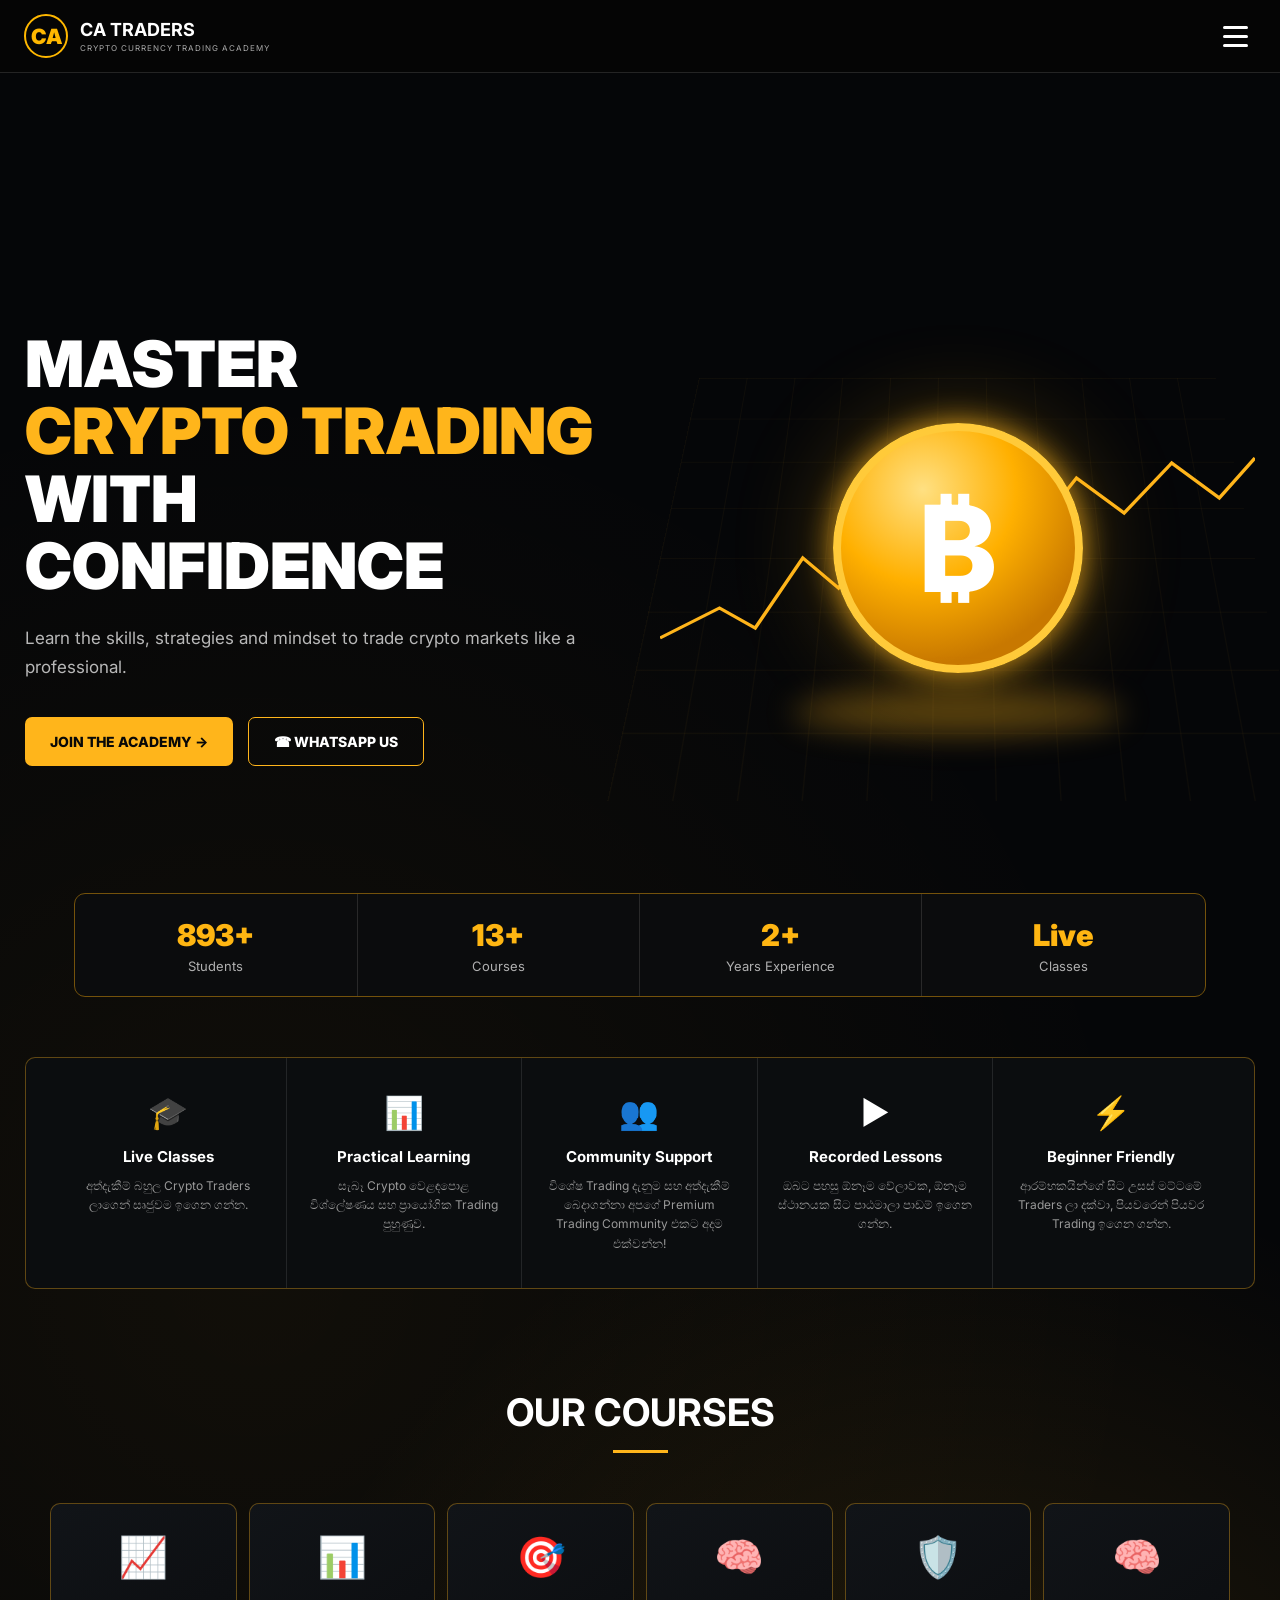
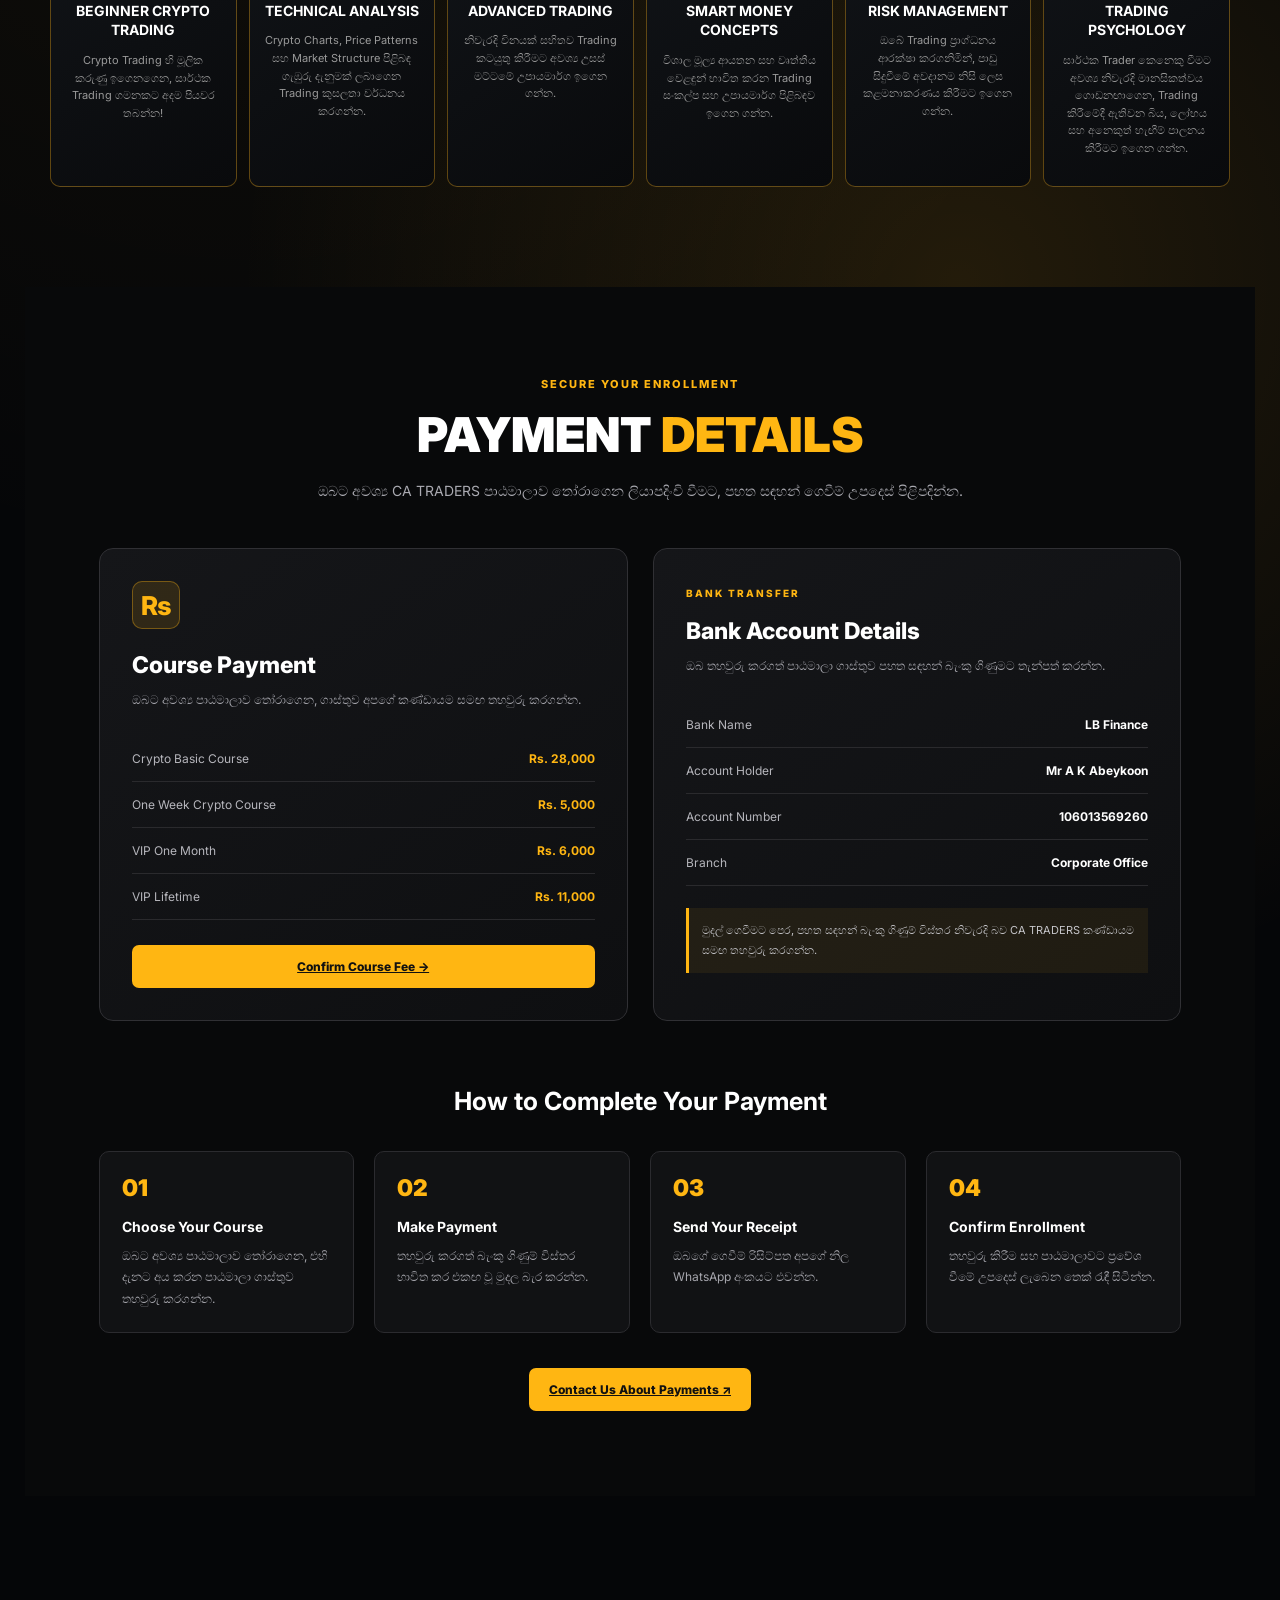
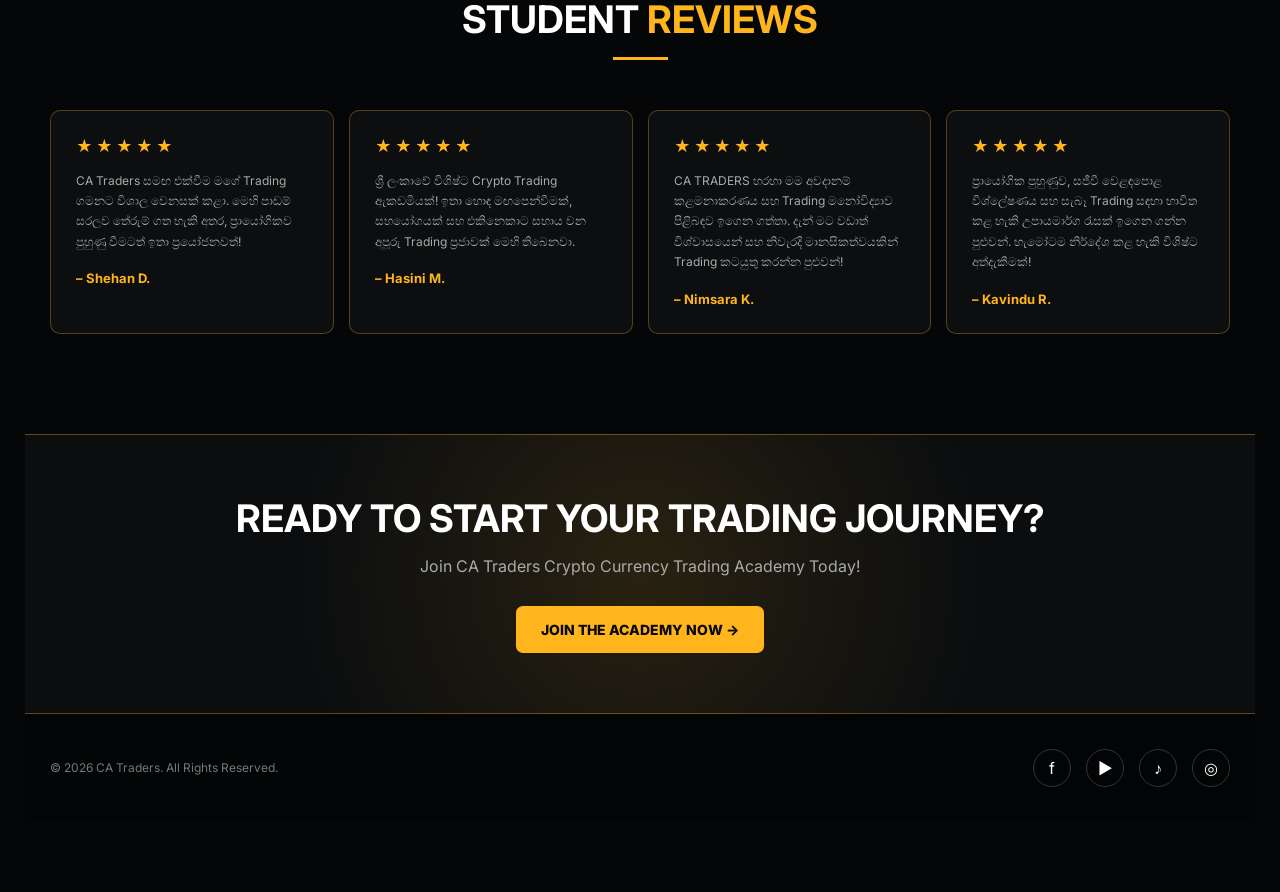
<file: index.html>
<!DOCTYPE html>
<html lang="en">
<head>
    <meta charset="UTF-8">
    <meta name="viewport" content="width=device-width, initial-scale=1.0">

    <title>CA TRADERS | Crypto Currency Trading Academy</title>

    <link rel="preconnect" href="https://fonts.googleapis.com">
    <link rel="preconnect" href="https://fonts.gstatic.com" crossorigin>
    <link href="https://fonts.googleapis.com/css2?family=Inter:wght@400;500;600;700;800;900&display=swap" rel="stylesheet">

    <style>
        * {
            margin: 0;
            padding: 0;
            box-sizing: border-box;
        }

        html {
            scroll-behavior: smooth;
        }

        body {
            font-family: "Inter", sans-serif;
            background: #050608;
            color: #fff;
            overflow-x: hidden;
        }

        :root {
            --gold: #ffb51b;
            --gold-light: #ffd15c;
            --dark: #050608;
            --card: #0d0f12;
            --border: rgba(255, 181, 27, 0.35);
            --text-gray: #a7a7a7;
        }

        /* ================= NAVBAR ================= */

.navbar {
    position: relative;
    z-index: 1000;
    display: flex;
    justify-content: space-between;
    align-items: center;
    padding: 14px 24px;
    background: #050505;
    border-bottom: 1px solid #242424;
}

/* LOGO */
.logo {
    display: flex;
    align-items: center;
    gap: 12px;
}

.logo-circle {
    width: 44px;
    height: 44px;
    border: 2px solid #ffb800;
    border-radius: 50%;
    color: #ffb800;
    display: flex;
    justify-content: center;
    align-items: center;
    font-size: 21px;
    font-weight: 900;
}

.logo-text h2 {
    color: #fff;
    font-size: 18px;
    margin: 0;
}

.logo-text p {
    color: #aaa;
    font-size: 8px;
    letter-spacing: 1px;
    margin: 3px 0 0;
}

/* HAMBURGER BUTTON */
.menu-toggle {
    width: 42px;
    height: 42px;
    display: flex;
    flex-direction: column;
    justify-content: center;
    align-items: center;
    gap: 6px;
    background: transparent;
    border: none;
    cursor: pointer;
    padding: 5px;
}

.menu-toggle span {
    width: 25px;
    height: 3px;
    background: #fff;
    border-radius: 3px;
    transition: 0.3s ease;
}

/* X ANIMATION */
.menu-toggle.active span:nth-child(1) {
    transform: translateY(9px) rotate(45deg);
}

.menu-toggle.active span:nth-child(2) {
    opacity: 0;
}

.menu-toggle.active span:nth-child(3) {
    transform: translateY(-9px) rotate(-45deg);
}

/* DROPDOWN MENU */
.nav-menu {
    position: absolute;
    top: 100%;
    right: 12px;
    width: 250px;
    padding: 12px;
    background: #101010;
    border: 1px solid #292929;
    border-top: 2px solid #ffb800;
    border-radius: 0 0 10px 10px;
    box-shadow: 0 12px 30px rgba(0, 0, 0, 0.6);

    display: flex;
    flex-direction: column;
    gap: 5px;

    opacity: 0;
    visibility: hidden;
    transform: translateY(-10px);
    transition: 0.25s ease;
}

/* OPEN MENU */
.nav-menu.show {
    opacity: 1;
    visibility: visible;
    transform: translateY(0);
}

/* MENU LINKS */
.nav-menu a {
    color: #fff;
    text-decoration: none;
    padding: 13px 12px;
    font-size: 14px;
    font-weight: 600;
    border-radius: 6px;
    transition: 0.2s ease;
}

.nav-menu a:hover {
    background: #222;
    color: #ffb800;
}

/* JOIN BUTTON */
.nav-menu a.menu-join {
    background: #ffb800;
    color: #000;
    text-align: center;
    margin-top: 5px;
}

.nav-menu a.menu-join:hover {
    background: #ffc933;
    color: #000;
}

/* MOBILE RESPONSIVE */
@media (max-width: 600px) {
    .navbar {
        padding: 12px 18px;
    }

    .logo-circle {
        width: 42px;
        height: 42px;
    }

    .logo-text h2 {
        font-size: 16px;
    }

    .logo-text p {
        font-size: 7px;
    }

    .nav-menu {
        right: 10px;
        width: min(250px, calc(100vw - 40px));
    }
}

        /* ================= HERO ================= */

        .hero {
            min-height: 100vh;
            padding: 150px 25px 70px;

            position: relative;
            overflow: hidden;

            background:
                radial-gradient(circle at 75% 45%, rgba(255,181,27,.12), transparent 30%),
                radial-gradient(circle at 20% 30%, rgba(255,181,27,.05), transparent 30%),
                #050608;
        }

        .hero-grid {
            max-width: 1250px;
            margin: auto;

            min-height: 650px;

            display: grid;
            grid-template-columns: 1fr 1fr;
            align-items: center;
            gap: 40px;
        }

        .hero-content {
            position: relative;
            z-index: 2;
        }

        .hero-content h1 {
            font-size: clamp(42px, 5vw, 72px);
            line-height: 1.05;
            font-weight: 900;
            text-transform: uppercase;
            margin-bottom: 25px;
        }

        .gold-text {
            color: var(--gold);
        }

        .hero-content p {
            max-width: 570px;
            color: #b8b8b8;
            font-size: 17px;
            line-height: 1.7;
            margin-bottom: 35px;
        }

        .hero-buttons {
            display: flex;
            gap: 15px;
            flex-wrap: wrap;
        }

        .btn {
            display: inline-flex;
            align-items: center;
            justify-content: center;
            gap: 10px;

            padding: 15px 25px;
            border-radius: 7px;
            text-decoration: none;

            font-size: 14px;
            font-weight: 800;

            transition: .3s;
        }

        .btn-primary {
            background: var(--gold);
            color: #080808;
        }

        .btn-primary:hover {
            transform: translateY(-3px);
            box-shadow: 0 12px 35px rgba(255,181,27,.25);
        }

        .btn-outline {
            border: 1px solid var(--gold);
            color: white;
        }

        .btn-outline:hover {
            background: var(--gold);
            color: #080808;
        }

        /* ================= BITCOIN VISUAL ================= */

        .hero-visual {
            min-height: 500px;
            position: relative;

            display: flex;
            align-items: center;
            justify-content: center;
        }

        .chart-bg {
            position: absolute;
            inset: 40px 0 20px;

            opacity: .5;

            background:
                linear-gradient(rgba(255,181,27,.08) 1px, transparent 1px),
                linear-gradient(90deg, rgba(255,181,27,.08) 1px, transparent 1px);

            background-size: 55px 55px;

            transform: perspective(500px) rotateX(20deg);
        }

        .chart-line {
            position: absolute;
            width: 100%;
            height: 250px;
            bottom: 110px;
        }

        .chart-line svg {
            width: 100%;
            height: 100%;
        }

        .bitcoin {
            position: relative;
            z-index: 4;

            width: 250px;
            height: 250px;

            border-radius: 50%;

            display: flex;
            align-items: center;
            justify-content: center;

            font-size: 120px;
            font-weight: 800;

            color: #fff;

            background:
                radial-gradient(circle at 35% 25%, #ffe082, #ffb000 40%, #c87800 75%);

            border: 8px solid #ffca39;

            box-shadow:
                0 0 30px rgba(255,181,27,.8),
                0 0 100px rgba(255,181,27,.3);

            animation: float 4s ease-in-out infinite;
        }

        .bitcoin::after {
            content: "";
            position: absolute;
            width: 330px;
            height: 45px;
            bottom: -70px;

            border-radius: 50%;

            background: rgba(255,181,27,.3);
            filter: blur(15px);
        }

        @keyframes float {
            0%,100% {
                transform: translateY(0);
            }

            50% {
                transform: translateY(-15px);
            }
        }

        
/* STATS COUNTER SECTION */

.stats-section {
    display: grid;
    grid-template-columns: repeat(4, 1fr);
    margin: 20px auto;
    width: 92%;
    max-width: 1400px;

    background: #0b0c0d;
    border: 1px solid #74520b;
    border-radius: 11px;
    overflow: hidden;
}

.stat-box {
    text-align: center;
    padding: 22px 12px;
    border-right: 1px solid #292929;
}

.stat-box:last-child {
    border-right: none;
}

.stat-box h2 {
    color: #ffb612;
    font-size: 30px;
    font-weight: 900;
    line-height: 1.3;
    margin-bottom: 3px;
}

.stat-box p {
    color: #b0b0b0;
    font-size: 13px;
}

/* Subtle animation when counters appear */

.stat-box h2.counting {
    animation: counterGlow 0.6s ease;
}

@keyframes counterGlow {
    0% {
        opacity: 0.4;
        transform: translateY(8px);
        text-shadow: 0 0 0 transparent;
    }

    100% {
        opacity: 1;
        transform: translateY(0);
        text-shadow: 0 0 12px rgba(255, 182, 18, 0.25);
    }
}

/* Mobile responsive */

@media (max-width: 600px) {
    .stats-section {
        grid-template-columns: repeat(2, 1fr);
    }

    .stat-box:nth-child(2) {
        border-right: none;
    }

    .stat-box:nth-child(1),
    .stat-box:nth-child(2) {
        border-bottom: 1px solid #292929;
    }

    .stat-box h2 {
        font-size: 26px;
    }
}


        /* ================= FEATURES ================= */

        .features {
            max-width: 1250px;
            margin: 60px auto 0;
            padding: 0 25px;

            display: grid;
            grid-template-columns: repeat(5, 1fr);

            border: 1px solid var(--border);
            border-radius: 10px;
            background: #0b0d0f;
        }

        .feature {
            text-align: center;
            padding: 35px 20px;

            border-right: 1px solid rgba(255,255,255,.1);
        }

        .feature:last-child {
            border-right: none;
        }

        .feature-icon {
            font-size: 32px;
            margin-bottom: 15px;
        }

        .feature h3 {
            font-size: 15px;
            margin-bottom: 10px;
        }

        .feature p {
            color: #999;
            font-size: 12px;
            line-height: 1.6;
        }

        /* ================= SECTION ================= */

        .section {
            max-width: 1250px;
            margin: 100px auto;
            padding: 0 25px;
        }

        .section-title {
            text-align: center;
            font-size: 38px;
            text-transform: uppercase;
            margin-bottom: 50px;
        }

        .section-title::after {
            content: "";
            display: block;

            width: 55px;
            height: 3px;

            background: var(--gold);

            margin: 15px auto 0;
        }

        /* ================= COURSES ================= */

        .courses {
            display: grid;
            grid-template-columns: repeat(6, 1fr);
            gap: 12px;
        }

        .course {
            background: linear-gradient(145deg,#111418,#090a0c);
            border: 1px solid var(--border);

            padding: 28px 15px;
            border-radius: 10px;

            text-align: center;

            transition: .3s;
        }

        .course:hover {
            transform: translateY(-8px);
            border-color: var(--gold);
            box-shadow: 0 15px 40px rgba(255,181,27,.08);
        }

        .course-icon {
            font-size: 40px;
            margin-bottom: 20px;
        }

        .course h3 {
            font-size: 14px;
            line-height: 1.4;
            margin-bottom: 12px;
        }

        .course p {
            color: #999;
            font-size: 11px;
            line-height: 1.6;
        }

        /* ================= WHY US ================= */

        .why {
            display: grid;
            grid-template-columns: 1fr 1fr;
            gap: 50px;
            align-items: center;
        }

        .why h2 {
            font-size: 40px;
            margin-bottom: 30px;
        }

        .why h2 span {
            color: var(--gold);
        }

        .why-list {
            list-style: none;
        }

        .why-list li {
            margin-bottom: 18px;
            color: #ddd;
            font-size: 14px;
        }

        .why-list li::before {
            content: "✓";
            color: var(--gold);
            font-weight: bold;
            margin-right: 12px;
        }

        .trader-image {
    width: 100%;
    height: 380px;
    border-radius: 12px;
    overflow: hidden;

    border: 1px solid var(--border);

    background: #101216;

    position: relative;
}

.trader-image img {
    width: 100%;
    height: 100%;

    object-fit: cover;
    object-position: center;

    display: block;

    transition: transform 0.5s ease;
}

.trader-image:hover img {
    transform: scale(1.05);
}

        /* ================= BATCH ================= */

        .batch {
            margin-top: 45px;

            padding: 30px;

            border: 1px solid var(--border);
            border-radius: 10px;

            background: linear-gradient(145deg,#121417,#08090a);
        }

        .batch h3 {
            color: var(--gold);
            font-size: 25px;
            margin-bottom: 10px;
        }

        .batch p {
            color: #aaa;
            margin-bottom: 10px;
            font-size: 14px;
        }

        .limited {
            color: #ff5a5a !important;
            font-weight: 700;
        }

        .batch .btn {
            width: 100%;
            margin-top: 15px;
        }

        /* ================= TESTIMONIALS ================= */

        .testimonials {
            display: grid;
            grid-template-columns: repeat(4, 1fr);
            gap: 15px;
        }

        .testimonial {
            padding: 25px;

            border: 1px solid rgba(255,181,27,.3);
            border-radius: 10px;

            background: #0c0e10;
        }

        .stars {
            color: var(--gold);
            letter-spacing: 3px;
            margin-bottom: 15px;
        }

        .testimonial p {
            color: #aaa;
            font-size: 12px;
            line-height: 1.7;
            margin-bottom: 15px;
        }

        .testimonial strong {
            color: var(--gold);
            font-size: 13px;
        }

        /* ================= CTA ================= */

        .cta {
            margin-top: 100px;

            padding: 60px 25px;

            text-align: center;

            background:
                radial-gradient(circle, rgba(255,181,27,.12), transparent 55%),
                #0b0d0f;

            border-top: 1px solid var(--border);
            border-bottom: 1px solid var(--border);
        }

        .cta h2 {
            font-size: 38px;
            margin-bottom: 15px;
        }

        .cta p {
            color: #aaa;
            margin-bottom: 30px;
        }

        /* ================= FOOTER ================= */

        footer {
            padding: 35px 25px;
            background: #030405;
        }

        .footer-container {
            max-width: 1250px;
            margin: auto;

            display: flex;
            justify-content: space-between;
            align-items: center;
        }

        .copyright {
            color: #777;
            font-size: 12px;
        }

        .socials {
            display: flex;
            gap: 15px;
        }

        .socials a {
            width: 38px;
            height: 38px;

            display: flex;
            align-items: center;
            justify-content: center;

            border: 1px solid #333;
            border-radius: 50%;

            color: white;
            text-decoration: none;

            transition: .3s;
        }

        .socials a:hover {
            border-color: var(--gold);
            color: var(--gold);
        }

        /* ================= MOBILE MENU ================= */

        .menu-btn {
            display: none;
            font-size: 28px;
            color: white;
            cursor: pointer;
        }

        /* ================= RESPONSIVE ================= */

        @media(max-width: 1100px) {

            .nav-links {
                gap: 15px;
            }

            .courses {
                grid-template-columns: repeat(3, 1fr);
            }

            .features {
                grid-template-columns: repeat(3, 1fr);
            }

            .feature:nth-child(3) {
                border-right: none;
            }

            .testimonials {
                grid-template-columns: repeat(2, 1fr);
            }
        }

        @media(max-width: 850px) {

            .nav-links {
                display: none;
            }

            .menu-btn {
                display: block;
            }

            .hero-grid {
                grid-template-columns: 1fr;
                text-align: center;
            }

            .hero-content p {
                margin-left: auto;
                margin-right: auto;
            }

            .hero-buttons {
                justify-content: center;
            }

            .hero-visual {
                min-height: 400px;
            }

            .bitcoin {
                width: 190px;
                height: 190px;
                font-size: 90px;
            }

            .stats {
                grid-template-columns: repeat(2, 1fr);
            }

            .stat:nth-child(2) {
                border-right: none;
            }

            .features {
                grid-template-columns: repeat(2, 1fr);
            }

            .why {
                grid-template-columns: 1fr;
            }

            .why h2 {
                font-size: 32px;
            }

            .trader-image {
                height: 300px;
            }
        }

        @media(max-width: 600px) {

            .navbar {
                height: 70px;
            }

            .logo-text strong {
                font-size: 16px;
            }

            .logo-text span {
                font-size: 8px;
            }

            .hero {
                padding-top: 120px;
            }

            .hero-content h1 {
                font-size: 42px;
            }

            .hero-content p {
                font-size: 14px;
            }

            .hero-visual {
                min-height: 320px;
            }

            .bitcoin {
                width: 150px;
                height: 150px;
                font-size: 70px;
            }

            .stats {
                grid-template-columns: 1fr 1fr;
                margin-top: -20px;
            }

            .stat {
                padding: 20px 10px;
            }

            .stat h3 {
                font-size: 22px;
            }

            .features {
                grid-template-columns: 1fr;
            }

            .feature {
                border-right: none;
                border-bottom: 1px solid rgba(255,255,255,.1);
            }

            .feature:last-child {
                border-bottom: none;
            }

            .courses {
                grid-template-columns: 1fr 1fr;
            }

            .testimonials {
                grid-template-columns: 1fr;
            }

            .section {
                margin: 70px auto;
            }

            .section-title {
                font-size: 28px;
            }

            .cta h2 {
                font-size: 28px;
            }

            .footer-container {
                flex-direction: column;
                gap: 25px;
            }
        }

.payment-section {
    padding: 85px 6%;
    background: #08090a;
    color: #ffffff;
}

.payment-heading {
    text-align: center;
    max-width: 680px;
    margin: 0 auto 45px;
}

.payment-tag {
    display: inline-block;
    color: #ffb612;
    font-size: 11px;
    font-weight: 800;
    letter-spacing: 2px;
    margin-bottom: 15px;
}

.payment-heading h2 {
    font-size: clamp(32px, 4vw, 48px);
    font-weight: 900;
    line-height: 1.2;
    margin-bottom: 15px;
}

.payment-heading h2 span {
    color: #ffb612;
}

.payment-heading p {
    color: #aaaab1;
    font-size: 14px;
    line-height: 1.8;
}

.payment-container {
    max-width: 1150px;
    margin: 0 auto;
    display: grid;
    grid-template-columns: 1fr 1fr;
    gap: 25px;
    align-items: stretch;
}

.payment-card {
    padding: 32px;
    background: linear-gradient(145deg, #151619, #0e0f11);
    border: 1px solid #303034;
    border-radius: 14px;
    transition: 0.3s;
}

.payment-card:hover {
    border-color: rgba(255, 182, 18, 0.65);
    transform: translateY(-3px);
}

.payment-icon {
    width: 48px;
    height: 48px;
    display: grid;
    place-items: center;
    background: rgba(255, 182, 18, 0.12);
    border: 1px solid rgba(255, 182, 18, 0.35);
    border-radius: 10px;
    color: #ffb612;
    font-size: 26px;
    font-weight: 800;
    margin-bottom: 22px;
}

.payment-card h3 {
    font-size: 23px;
    font-weight: 800;
    margin-bottom: 10px;
}

.payment-muted {
    color: #a6a6ad;
    font-size: 12px;
    line-height: 1.8;
    margin-bottom: 25px;
}

.fee-row,
.bank-detail {
    display: flex;
    justify-content: space-between;
    align-items: flex-start;
    gap: 15px;
    padding: 15px 0;
    border-bottom: 1px solid #2a2a2d;
    font-size: 12px;
}

.fee-row span,
.bank-detail span {
    color: #b6b6bc;
}

.fee-row strong {
    color: #ffb612;
    white-space: nowrap;
}

.bank-label {
    display: inline-block;
    color: #ffb612;
    font-size: 10px;
    font-weight: 800;
    letter-spacing: 2px;
    margin-bottom: 18px;
}

.bank-detail strong {
    max-width: 60%;
    text-align: right;
    overflow-wrap: anywhere;
    font-size: 12px;
    color: #ffffff;
}

.payment-btn,
.whatsapp-payment {
    display: inline-block;
    text-align: center;
    background: #ffb612;
    color: #111111;
    border: none;
    border-radius: 7px;
    padding: 14px 20px;
    font-size: 12px;
    font-weight: 800;
    transition: 0.3s;
}

.payment-btn {
    display: block;
    margin-top: 25px;
}

.payment-btn:hover,
.whatsapp-payment:hover {
    background: #ffd05a;
    transform: translateY(-2px);
}

.bank-warning {
    margin-top: 22px;
    padding: 13px;
    border-left: 3px solid #ffb612;
    background: rgba(255, 182, 18, 0.07);
    color: #c5c5c9;
    font-size: 11px;
    line-height: 1.8;
}

.payment-steps {
    max-width: 1150px;
    margin: 65px auto 0;
    text-align: center;
}

.payment-steps > h3 {
    font-size: 25px;
    margin-bottom: 35px;
}

.steps-grid {
    display: grid;
    grid-template-columns: repeat(4, minmax(0, 1fr));
    gap: 20px;
    text-align: left;
}

.step {
    padding: 22px;
    background: #111214;
    border: 1px solid #2b2b2f;
    border-radius: 10px;
}

.step > span {
    display: block;
    color: #ffb612;
    font-size: 23px;
    font-weight: 900;
    margin-bottom: 16px;
}

.step h4 {
    font-size: 14px;
    margin-bottom: 10px;
}

.step p {
    color: #a6a6ad;
    font-size: 12px;
    line-height: 1.8;
}

.whatsapp-payment {
    margin-top: 35px;
}

/* TABLET */

@media (max-width: 900px) {
    .payment-section {
        padding: 65px 4%;
    }

    .payment-container {
        gap: 16px;
    }

    .payment-card {
        padding: 24px;
    }

    .steps-grid {
        grid-template-columns: repeat(2, minmax(0, 1fr));
    }
}

/* MOBILE */

@media (max-width: 650px) {
    .payment-container {
        grid-template-columns: 1fr;
    }

    .payment-card {
        padding: 23px 18px;
    }

    .payment-card h3 {
        font-size: 21px;
    }

    .fee-row,
    .bank-detail {
        gap: 10px;
        font-size: 11px;
    }

    .steps-grid {
        grid-template-columns: 1fr;
    }

    .payment-steps {
        margin-top: 45px;
    }
}



    </style>
</head>

<body>

    <!-- ================= NAVBAR ================= -->

<header class="navbar">
    <div class="logo">
        <div class="logo-circle">CA</div>

        <div class="logo-text">
            <h2>CA TRADERS</h2>
            <p>CRYPTO CURRENCY TRADING ACADEMY</p>
        </div>
    </div>

    <!-- Hamburger Button -->
    <button class="menu-toggle"
            id="menuToggle"
            aria-label="Open navigation menu"
            aria-expanded="false"
            aria-controls="navMenu">
        <span></span>
        <span></span>
        <span></span>
    </button>

    <!-- Dropdown Menu -->
    <nav class="nav-menu" id="navMenu">
        <a href="index.html">Home</a>
        <a href="#learn">What You'll Learn</a>
        <a href="#testimonials">Testimonials</a>
        <a href="courses.html">Courses</a>
        <a href="#payment">Payment Details</a>
        <a href="contact.html">Contact</a>

        <a href="courses.html" class="menu-join">
            JOIN THE ACADEMY →
        </a>
    </nav>
</header>

    <!-- ================= HERO ================= -->

    <section class="hero">

        <div class="hero-grid">

            <div class="hero-content">

                <h1>
                    MASTER<br>
                    <span class="gold-text">CRYPTO TRADING</span><br>
                    WITH CONFIDENCE
                </h1>

                <p>
                    Learn the skills, strategies and mindset to trade
                    crypto markets like a professional.
                </p>

                <div class="hero-buttons">

                    <a href="#courses" class="btn btn-primary">
                        JOIN THE ACADEMY →
                    </a>

                    <a href="https://wa.me/94770749124" class="btn btn-outline">
                        ☎ WHATSAPP US
                    </a>

                </div>

            </div>


            <!-- Bitcoin visual -->

            <div class="hero-visual">

                <div class="chart-bg"></div>

                <div class="chart-line">

                    <svg viewBox="0 0 500 250" preserveAspectRatio="none">

                        <polyline
                            points="0,200 50,170 80,190 120,120 150,150 190,80 230,110 270,70 310,100 350,40 390,75 430,25 470,60 500,20"
                            fill="none"
                            stroke="#ffb51b"
                            stroke-width="3"
                        />

                    </svg>

                </div>

                <div class="bitcoin">
                    ₿
                </div>

            </div>

        </div>
  
<!-- STATS COUNTER SECTION -->
<section class="stats-section" id="stats">

    <div class="stat-box">
        <h2 class="counter" data-target="1000" data-suffix="+">0</h2>
        <p>Students</p>
    </div>

    <div class="stat-box">
        <h2 class="counter" data-target="15" data-suffix="+">0</h2>
        <p>Courses</p>
    </div>

    <div class="stat-box">
        <h2 class="counter" data-target="3" data-suffix="+">0</h2>
        <p>Years Experience</p>
    </div>

    <div class="stat-box">
        <h2 class="counter live-counter"
            data-target="1"
            data-suffix=""
            data-label="Live">Live</h2>
        <p>Classes</p>
    </div>

</section>

    <!-- ================= FEATURES ================= -->

    <section class="features" id="learn">

        <div class="feature">
            <div class="feature-icon">🎓</div>
            <h3>Live Classes</h3>
            <p>අත්දැකීම් බහුල Crypto Traders ලාගෙන් සෘජුවම ඉගෙන ගන්න.</p>
        </div>

        <div class="feature">
            <div class="feature-icon">📊</div>
            <h3>Practical Learning</h3>
            <p>සැබෑ Crypto වෙළඳපොළ විශ්ලේෂණය සහ ප්‍රායෝගික Trading පුහුණුව.</p>
        </div>

        <div class="feature">
            <div class="feature-icon">👥</div>
            <h3>Community Support</h3>
            <p>විශේෂ Trading දැනුම සහ අත්දැකීම් බෙදාගන්නා අපගේ Premium Trading Community එකට අදම එක්වන්න!</p>
        </div>

        <div class="feature">
            <div class="feature-icon">▶</div>
            <h3>Recorded Lessons</h3>
            <p>ඔබට පහසු ඕනෑම වේලාවක, ඕනෑම ස්ථානයක සිට පාඨමාලා පාඩම් ඉගෙන ගන්න.</p>
        </div>

        <div class="feature">
            <div class="feature-icon">⚡</div>
            <h3>Beginner Friendly</h3>
            <p>ආරම්භකයින්ගේ සිට උසස් මට්ටමේ Traders ලා දක්වා, පියවරෙන් පියවර Trading ඉගෙන ගන්න.</p>
        </div>

    </section>


    <!-- ================= COURSES ================= -->

    <section class="section" id="courses">

        <h2 class="section-title">
            Our Courses
        </h2>

        <div class="courses">

            <div class="course">
                <div class="course-icon">📈</div>
                <h3>BEGINNER CRYPTO TRADING</h3>
                <p>Crypto Trading හි මූලික කරුණු ඉගෙනගෙන, සාර්ථක Trading ගමනකට අදම පියවර තබන්න!</p>
            </div>

            <div class="course">
                <div class="course-icon">📊</div>
                <h3>TECHNICAL ANALYSIS</h3>
                <p>Crypto Charts, Price Patterns සහ Market Structure පිළිබඳ ගැඹුරු දැනුමක් ලබාගෙන Trading කුසලතා වර්ධනය කරගන්න.</p>
            </div>

            <div class="course">
                <div class="course-icon">🎯</div>
                <h3>ADVANCED TRADING</h3>
                <p>නිවැරදි විනයක් සහිතව Trading කටයුතු කිරීමට අවශ්‍ය උසස් මට්ටමේ උපායමාර්ග ඉගෙන ගන්න.</p>
            </div>

            <div class="course">
                <div class="course-icon">🧠</div>
                <h3>SMART MONEY CONCEPTS</h3>
                <p>විශාල මූල්‍ය ආයතන සහ වෘත්තීය වෙළඳුන් භාවිත කරන Trading සංකල්ප සහ උපායමාර්ග පිළිබඳව ඉගෙන ගන්න.</p>
            </div>

            <div class="course">
                <div class="course-icon">🛡️</div>
                <h3>RISK MANAGEMENT</h3>
                <p>ඔබේ Trading ප්‍රාග්ධනය ආරක්ෂා කරගනිමින්, පාඩු සිදුවීමේ අවදානම නිසි ලෙස කළමනාකරණය කිරීමට ඉගෙන ගන්න.</p>
            </div>

            <div class="course">
                <div class="course-icon">🧠</div>
                <h3>TRADING PSYCHOLOGY</h3>
                <p>සාර්ථක Trader කෙනෙකු වීමට අවශ්‍ය නිවැරදි මානසිකත්වය ගොඩනඟාගෙන, Trading කිරීමේදී ඇතිවන බිය, ලෝභය සහ අනෙකුත් හැඟීම් පාලනය කිරීමට ඉගෙන ගන්න.</p>
            </div>

        </div>

    </section>


    
<!-- PAYMENT DETAILS SECTION -->
<section class="payment-section" id="payment">

    <div class="payment-heading">
        <span class="payment-tag">SECURE YOUR ENROLLMENT</span>

        <h2>PAYMENT <span>DETAILS</span></h2>

        <p>
           ඔබට අවශ්‍ය CA TRADERS පාඨමාලාව තෝරාගෙන ලියාපදිංචි වීමට, පහත සඳහන් ගෙවීම් උපදෙස් පිළිපදින්න.
        </p>
    </div>

    <div class="payment-container">

        <!-- COURSE FEE -->
        <div class="payment-card fee-card">

            <div class="payment-icon">₨</div>

            <h3>Course Payment</h3>

            <p class="payment-muted">
                ඔබට අවශ්‍ය පාඨමාලාව තෝරාගෙන, ගාස්තුව අපගේ කණ්ඩායම සමඟ තහවුරු කරගන්න.
            </p>

            <div class="fee-row">
                <span>Crypto Basic Course</span>
                <strong>Rs. 28,000</strong>
            </div>

            <div class="fee-row">
                <span>One Week Crypto Course</span>
                <strong>Rs. 5,000</strong>
            </div>

            <div class="fee-row">
                <span>VIP One Month</span>
                <strong>Rs. 6,000</strong>
            </div>

            <div class="fee-row">
                <span>VIP Lifetime</span>
                <strong>Rs. 11,000</strong>
            </div>

            <a class="payment-btn"
               href="https://wa.me/94770749124?text=Hello%20CA%20TRADERS%2C%20I%20want%20to%20confirm%20my%20course%20payment."
               target="_blank" rel="noopener">
                Confirm Course Fee →
            </a>

        </div>


        <!-- BANK DETAILS -->
        <div class="payment-card bank-card">

            <span class="bank-label">BANK TRANSFER</span>

            <h3>Bank Account Details</h3>

            <p class="payment-muted">
                ඔබ තහවුරු කරගත් පාඨමාලා ගාස්තුව පහත සඳහන් බැංකු ගිණුමට තැන්පත් කරන්න.
            </p>

            <div class="bank-detail">
                <span>Bank Name</span>
                <strong>LB Finance</strong>
            </div>

            <div class="bank-detail">
                <span>Account Holder</span>
                <strong>Mr A K Abeykoon</strong>
            </div>

            <div class="bank-detail">
                <span>Account Number</span>
                <strong>106013569260</strong>
            </div>

            <div class="bank-detail">
                <span>Branch</span>
                <strong>Corporate Office</strong>
            </div>

            <div class="bank-warning">
                මුදල් ගෙවීමට පෙර, පහත සඳහන් බැංකු ගිණුම් විස්තර නිවැරදි බව CA TRADERS කණ්ඩායම සමඟ තහවුරු කරගන්න.
            </div>

        </div>

    </div>


    <!-- PAYMENT INSTRUCTIONS -->
    <div class="payment-steps">

        <h3>How to Complete Your Payment</h3>

        <div class="steps-grid">

            <div class="step">
                <span>01</span>
                <h4>Choose Your Course</h4>
                <p>ඔබට අවශ්‍ය පාඨමාලාව තෝරාගෙන, එහි දැනට අය කරන පාඨමාලා ගාස්තුව තහවුරු කරගන්න.</p>
            </div>

            <div class="step">
                <span>02</span>
                <h4>Make Payment</h4>
                <p>තහවුරු කරගත් බැංකු ගිණුම් විස්තර භාවිත කර එකඟ වූ මුදල බැර කරන්න.</p>
            </div>

            <div class="step">
                <span>03</span>
                <h4>Send Your Receipt</h4>
                <p>ඔබගේ ගෙවීම් රිසිට්පත අපගේ නිල WhatsApp අංකයට එවන්න.</p>
            </div>

            <div class="step">
                <span>04</span>
                <h4>Confirm Enrollment</h4>
                <p>තහවුරු කිරීම සහ පාඨමාලාවට ප්‍රවේශ වීමේ උපදෙස් ලැබෙන තෙක් රැඳී සිටින්න.</p>
            </div>

        </div>

        <a class="whatsapp-payment"
           href="https://wa.me/94770749124?text=Hello%20CA%20TRADERS%2C%20I%20have%20a%20question%20about%20course%20payments."
           target="_blank" rel="noopener">
            Contact Us About Payments ↗
        </a>

    </div>

</section>


    <!-- ================= TESTIMONIALS ================= -->

    <section class="section" id="testimonials">

        <h2 class="section-title">
            Student <span class="gold-text">Reviews</span>
        </h2>

        <div class="testimonials">

            <div class="testimonial">

                <div class="stars">★★★★★</div>

                <p>
                    CA Traders සමඟ එක්වීම මගේ Trading ගමනට විශාල වෙනසක් කළා. මෙහි පාඩම් සරලව තේරුම් ගත හැකි අතර, ප්‍රායෝගිකව පුහුණු වීමටත් ඉතා ප්‍රයෝජනවත්!
                </p>

                <strong>– Shehan D.</strong>

            </div>


            <div class="testimonial">

                <div class="stars">★★★★★</div>

                <p>
                    ශ්‍රී ලංකාවේ විශිෂ්ට Crypto Trading ඇකඩමියක්! ඉතා හොඳ මඟපෙන්වීමක්, සහයෝගයක් සහ එකිනෙකාට සහාය වන අපූරු Trading ප්‍රජාවක් මෙහි තිබෙනවා.
                </p>

                <strong>– Hasini M.</strong>

            </div>


            <div class="testimonial">

                <div class="stars">★★★★★</div>

                <p>
                   CA TRADERS හරහා මම අවදානම් කළමනාකරණය සහ Trading මනෝවිද්‍යාව පිළිබඳව ඉගෙන ගත්තා. දැන් මට වඩාත් විශ්වාසයෙන් සහ නිවැරදි මානසිකත්වයකින් Trading කටයුතු කරන්න පුළුවන්!
                </p>

                <strong>– Nimsara K.</strong>

            </div>


            <div class="testimonial">

                <div class="stars">★★★★★</div>

                <p>
                    ප්‍රායෝගික පුහුණුව, සජීවී වෙළඳපොළ විශ්ලේෂණය සහ සැබෑ Trading සඳහා භාවිත කළ හැකි උපායමාර්ග රැසක් ඉගෙන ගන්න පුළුවන්. හැමෝටම නිර්දේශ කළ හැකි විශිෂ්ට අත්දැකීමක්!
                </p>

                <strong>– Kavindu R.</strong>

            </div>

        </div>

    </section>


    <!-- ================= CTA ================= -->

    <section class="cta">

        <h2>
            READY TO START YOUR TRADING JOURNEY?
        </h2>

        <p>
            Join CA Traders Crypto Currency Trading Academy Today!
        </p>

        <a href="https://wa.me/94770749124"
           class="btn btn-primary">
            JOIN THE ACADEMY NOW →
        </a>

    </section>


    <!-- ================= FOOTER ================= -->

    <footer id="contact">

        <div class="footer-container">

            <div class="copyright">
                © 2026 CA Traders. All Rights Reserved.
            </div>

            <div class="socials">

                <a href="#">f</a>
                <a href="#">▶</a>
                <a href="#">♪</a>
                <a href="#">◎</a>

            </div>

        </div>

    </footer>

<script>

const statsSection = document.querySelector(".stats-section");
const counters = document.querySelectorAll(".counter");

let countersStarted = false;

function startCounters() {
    if (countersStarted) return;

    countersStarted = true;

    counters.forEach(counter => {
        const target = Number(counter.dataset.target);
        const suffix = counter.dataset.suffix || "";
        const label = counter.dataset.label || "";

        if (label) {
            counter.textContent = label;
            return;
        }

        const duration = 1800;
        const startTime = performance.now();

        counter.classList.add("counting");

        function updateCounter(currentTime) {
            const progress = Math.min(
                (currentTime - startTime) / duration,
                1
            );

            // Smooth ease-out animation
            const easedProgress = 1 - Math.pow(1 - progress, 4);

            const currentNumber = Math.floor(
                target * easedProgress
            );

            counter.textContent =
                currentNumber.toLocaleString("en-US") + suffix;

            if (progress < 1) {
                requestAnimationFrame(updateCounter);
            } else {
                counter.textContent =
                    target.toLocaleString("en-US") + suffix;
            }
        }

        requestAnimationFrame(updateCounter);
    });
}

if (statsSection) {
    const observer = new IntersectionObserver(entries => {
        entries.forEach(entry => {
            if (entry.isIntersecting) {
                startCounters();
                observer.disconnect();
            }
        });
    }, {
        threshold: 0.35
    });

    observer.observe(statsSection);
}

</script>

<script>
    const menuToggle = document.getElementById("menuToggle");
    const navMenu = document.getElementById("navMenu");

    menuToggle.addEventListener("click", function () {
        const isOpen = navMenu.classList.toggle("show");

        menuToggle.classList.toggle("active", isOpen);
        menuToggle.setAttribute("aria-expanded", isOpen);
        menuToggle.setAttribute(
            "aria-label",
            isOpen ? "Close navigation menu" : "Open navigation menu"
        );
    });

    // Link ekak click karama menu eka wahenawa
    navMenu.querySelectorAll("a").forEach(function (link) {
        link.addEventListener("click", function () {
            navMenu.classList.remove("show");
            menuToggle.classList.remove("active");
            menuToggle.setAttribute("aria-expanded", "false");
            menuToggle.setAttribute(
                "aria-label",
                "Open navigation menu"
            );
        });
    });

    // Menu eken pita click karama menu eka wahenawa
    document.addEventListener("click", function (event) {
        if (
            !navMenu.contains(event.target) &&
            !menuToggle.contains(event.target)
        ) {
            navMenu.classList.remove("show");
            menuToggle.classList.remove("active");
            menuToggle.setAttribute("aria-expanded", "false");
            menuToggle.setAttribute(
                "aria-label",
                "Open navigation menu"
            );
        }
    });
</script>

</body>
</html>
</file>
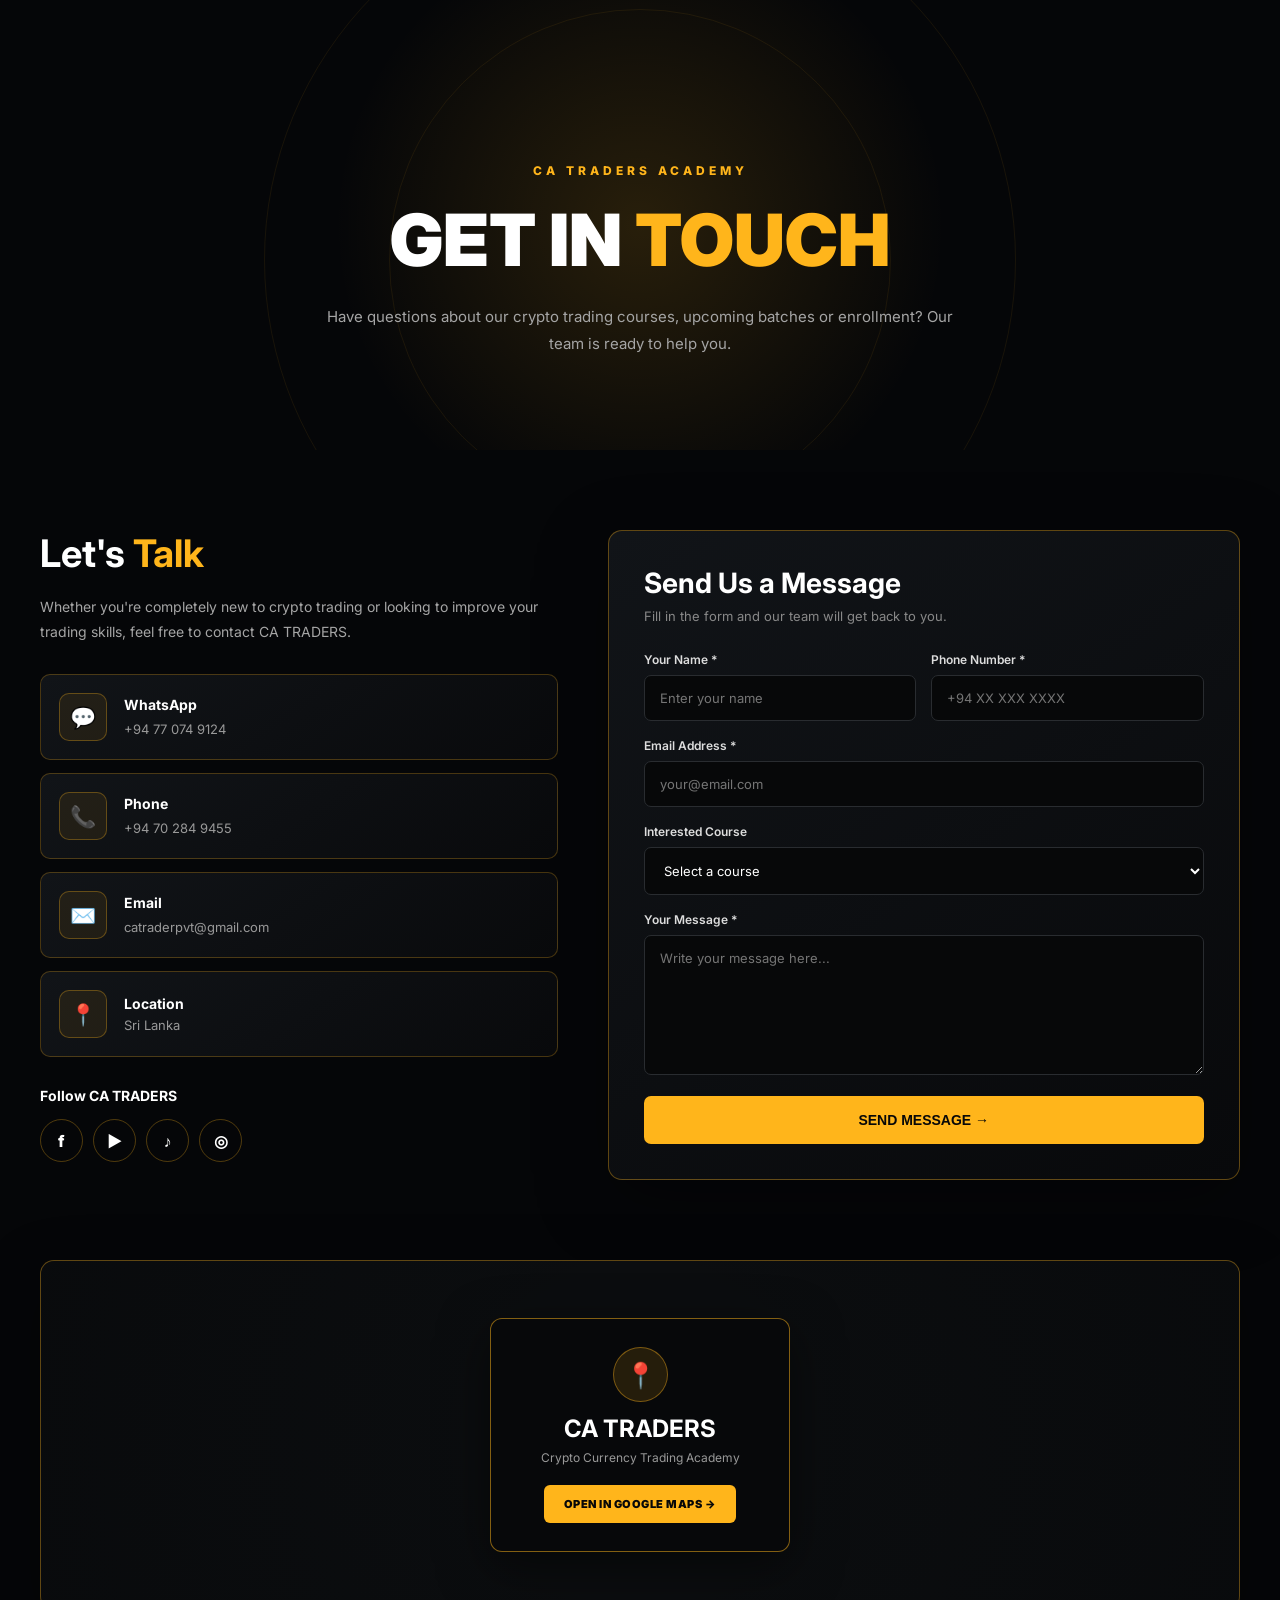
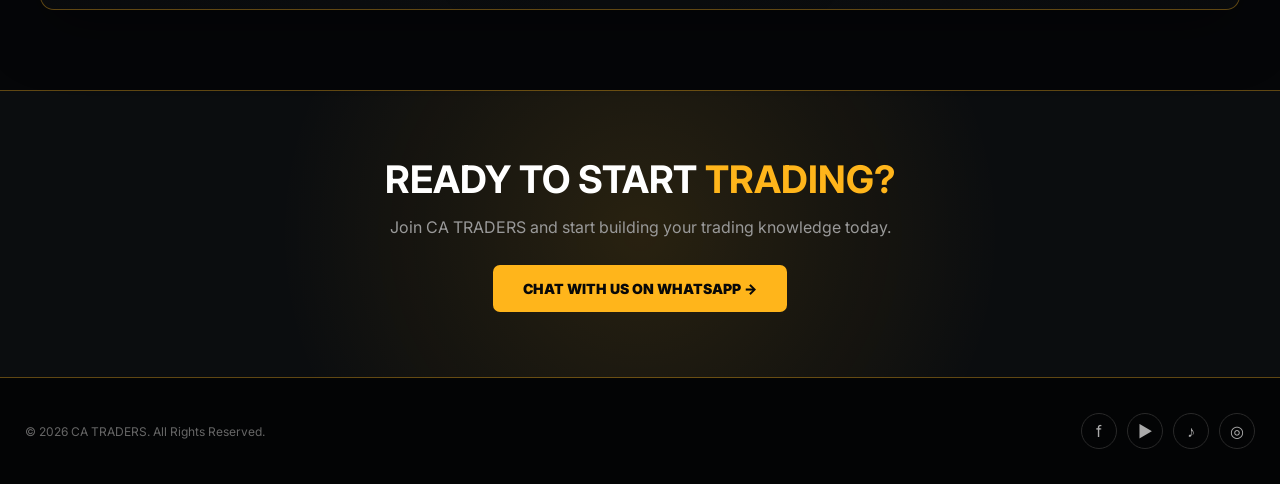
<file: contact.html>
<!DOCTYPE html>
<html lang="en">
<head>
    <meta charset="UTF-8">
    <meta name="viewport" content="width=device-width, initial-scale=1.0">

    <title>Contact Us | CA TRADERS</title>

    <link rel="preconnect" href="https://fonts.googleapis.com">
    <link rel="preconnect" href="https://fonts.gstatic.com" crossorigin>

    <link href="https://fonts.googleapis.com/css2?family=Inter:wght@400;500;600;700;800;900&display=swap" rel="stylesheet">

    <style>

        * {
            margin: 0;
            padding: 0;
            box-sizing: border-box;
        }

        html {
            scroll-behavior: smooth;
        }

        body {
            font-family: "Inter", sans-serif;
            background: #050608;
            color: #fff;
            overflow-x: hidden;
        }

        :root {
            --gold: #ffb51b;
            --gold-light: #ffd15c;
            --dark: #050608;
            --card: #0d0f12;
            --border: rgba(255,181,27,.35);
            --gray: #a5a5a5;
        }


        /* ================= NAVBAR ================= */

        .navbar {
            width: 100%;
            height: 78px;

            position: fixed;
            top: 0;
            left: 0;

            z-index: 1000;

            background: rgba(5,6,8,.95);
            backdrop-filter: blur(15px);

            border-bottom: 1px solid rgba(255,255,255,.08);
        }

        .nav-container {
            max-width: 1250px;
            height: 100%;
            margin: auto;
            padding: 0 25px;

            display: flex;
            align-items: center;
            justify-content: space-between;
        }

        .logo {
            display: flex;
            align-items: center;
            gap: 12px;

            text-decoration: none;
            color: white;
        }

        .logo-icon {
            width: 45px;
            height: 45px;

            border: 2px solid var(--gold);
            border-radius: 50%;

            display: flex;
            align-items: center;
            justify-content: center;

            color: var(--gold);
            font-weight: 900;
            font-size: 19px;
        }

        .logo-text strong {
            display: block;
            font-size: 20px;
            letter-spacing: 1px;
        }

        .logo-text span {
            display: block;
            color: #999;
            font-size: 9px;
            letter-spacing: 1px;
        }

        .nav-links {
            display: flex;
            align-items: center;
            gap: 25px;
        }

        .nav-links a {
            color: #ddd;
            text-decoration: none;
            font-size: 13px;
            transition: .3s;
        }

        .nav-links a:hover,
        .nav-links a.active {
            color: var(--gold);
        }

        .whatsapp-btn {
            background: var(--gold);
            color: #080808 !important;

            padding: 13px 19px;
            border-radius: 7px;

            font-weight: 800 !important;
        }

        .menu-btn {
            display: none;
            font-size: 28px;
            cursor: pointer;
        }


        /* ================= HERO ================= */

        .contact-hero {
            min-height: 450px;

            padding: 150px 25px 80px;

            display: flex;
            align-items: center;
            justify-content: center;

            text-align: center;

            position: relative;
            overflow: hidden;

            background:
                radial-gradient(
                    circle at center,
                    rgba(255,181,27,.14),
                    transparent 45%
                ),
                #050608;
        }

        .contact-hero::before,
        .contact-hero::after {
            content: "";

            position: absolute;

            border: 1px solid rgba(255,181,27,.08);

            border-radius: 50%;
        }

        .contact-hero::before {
            width: 500px;
            height: 500px;
        }

        .contact-hero::after {
            width: 750px;
            height: 750px;
        }

        .hero-content {
            position: relative;
            z-index: 2;
        }

        .small-title {
            color: var(--gold);

            font-size: 12px;
            font-weight: 800;

            letter-spacing: 4px;

            margin-bottom: 18px;
        }

        .hero-content h1 {
            font-size: clamp(45px, 6vw, 72px);

            font-weight: 900;

            text-transform: uppercase;

            margin-bottom: 20px;
        }

        .hero-content h1 span {
            color: var(--gold);
        }

        .hero-content p {
            max-width: 650px;

            margin: auto;

            color: var(--gray);

            font-size: 15px;

            line-height: 1.8;
        }


        /* ================= CONTACT SECTION ================= */

        .contact-section {
            max-width: 1250px;

            margin: 80px auto;

            padding: 0 25px;

            display: grid;

            grid-template-columns: .9fr 1.1fr;

            gap: 50px;
        }


        /* ================= LEFT ================= */

        .contact-info h2 {
            font-size: 38px;

            margin-bottom: 18px;
        }

        .contact-info h2 span {
            color: var(--gold);
        }

        .contact-info > p {
            color: var(--gray);

            font-size: 14px;

            line-height: 1.8;

            margin-bottom: 30px;
        }

        .info-card {
            display: flex;
            align-items: center;

            gap: 17px;

            padding: 18px;

            margin-bottom: 13px;

            border: 1px solid rgba(255,181,27,.25);

            border-radius: 10px;

            background:
                linear-gradient(
                    145deg,
                    #111418,
                    #090a0c
                );

            transition: .3s;
        }

        .info-card:hover {
            transform: translateX(6px);

            border-color: var(--gold);

            box-shadow:
                0 12px 30px rgba(255,181,27,.08);
        }

        .info-icon {
            width: 48px;
            height: 48px;

            flex-shrink: 0;

            display: flex;
            align-items: center;
            justify-content: center;

            border-radius: 10px;

            background: rgba(255,181,27,.08);

            border: 1px solid rgba(255,181,27,.3);

            font-size: 21px;
        }

        .info-card h3 {
            font-size: 14px;
            margin-bottom: 5px;
        }

        .info-card p,
        .info-card a {
            color: #999;

            font-size: 13px;

            text-decoration: none;
        }

        .info-card a:hover {
            color: var(--gold);
        }


        /* ================= SOCIAL ================= */

        .social-section {
            margin-top: 30px;
        }

        .social-section h3 {
            font-size: 14px;
            margin-bottom: 15px;
        }

        .social-icons {
            display: flex;
            gap: 10px;
        }

        .social-icons a {
            width: 43px;
            height: 43px;

            border: 1px solid rgba(255,181,27,.3);

            border-radius: 50%;

            display: flex;
            align-items: center;
            justify-content: center;

            color: white;

            text-decoration: none;

            font-weight: 800;

            transition: .3s;
        }

        .social-icons a:hover {
            background: var(--gold);
            color: #080808;

            transform: translateY(-4px);
        }


        /* ================= FORM ================= */

        .contact-form-box {
            padding: 35px;

            background:
                linear-gradient(
                    145deg,
                    #111418,
                    #08090b
                );

            border: 1px solid var(--border);

            border-radius: 14px;

            box-shadow:
                0 20px 70px rgba(0,0,0,.35);
        }

        .contact-form-box h2 {
            font-size: 28px;
            margin-bottom: 8px;
        }

        .form-description {
            color: #888;

            font-size: 13px;

            margin-bottom: 28px;
        }

        .form-row {
            display: grid;

            grid-template-columns: 1fr 1fr;

            gap: 15px;
        }

        .form-group {
            margin-bottom: 17px;
        }

        .form-group label {
            display: block;

            color: #ddd;

            font-size: 12px;

            font-weight: 600;

            margin-bottom: 8px;
        }

        .form-group input,
        .form-group select,
        .form-group textarea {

            width: 100%;

            padding: 14px 15px;

            background: #070809;

            color: white;

            border: 1px solid #292c30;

            border-radius: 7px;

            outline: none;

            font-family: inherit;

            font-size: 13px;

            transition: .3s;
        }

        .form-group input:focus,
        .form-group select:focus,
        .form-group textarea:focus {
            border-color: var(--gold);

            box-shadow:
                0 0 0 3px rgba(255,181,27,.08);
        }

        .form-group textarea {
            min-height: 140px;
            resize: vertical;
        }

        .form-group select {
            cursor: pointer;
        }

        .submit-btn {
            width: 100%;

            padding: 16px;

            border: none;

            border-radius: 7px;

            background: var(--gold);

            color: #080808;

            font-size: 14px;

            font-weight: 900;

            cursor: pointer;

            transition: .3s;
        }

        .submit-btn:hover {
            transform: translateY(-3px);

            box-shadow:
                0 12px 35px rgba(255,181,27,.25);
        }

        .submit-btn:disabled {
            opacity: .6;
            cursor: not-allowed;
            transform: none;
        }


        /* ================= MESSAGE ================= */

        .form-message {
            display: none;

            margin-bottom: 20px;

            padding: 15px;

            border-radius: 7px;

            font-size: 13px;

            line-height: 1.5;
        }

        .form-message.success {
            display: block;

            color: #7dffae;

            background: rgba(50,200,100,.08);

            border: 1px solid rgba(50,200,100,.3);
        }

        .form-message.error {
            display: block;

            color: #ff8585;

            background: rgba(255,60,60,.08);

            border: 1px solid rgba(255,60,60,.3);
        }


        /* ================= LOCATION ================= */

.location-section {
    max-width: 1250px;
    margin: 0 auto 80px;
    padding: 0 25px;
}

.location-box {
    position: relative;
    height: 350px;

    overflow: hidden;

    border-radius: 14px;

    border: 1px solid rgba(255,181,27,0.35);

    background: #0b0d0f;

    box-shadow:
        0 20px 60px rgba(0,0,0,0.35);
}

.location-box iframe {
    width: 100%;
    height: 100%;

    display: block;

    filter: grayscale(100%)
            contrast(1.1)
            brightness(0.65);
}


/* DARK MAP OVERLAY */

.map-overlay {
    position: absolute;

    inset: 0;

    display: flex;

    align-items: center;

    justify-content: center;

    pointer-events: none;

    background:
        radial-gradient(
            circle,
            transparent 20%,
            rgba(5,6,8,0.35) 100%
        );
}


/* LOCATION CARD */

.location-card {
    pointer-events: auto;

    min-width: 300px;

    padding: 28px 35px;

    text-align: center;

    background:
        rgba(8,9,11,0.94);

    backdrop-filter: blur(12px);

    border: 1px solid rgba(255,181,27,0.5);

    border-radius: 12px;

    box-shadow:
        0 15px 50px rgba(0,0,0,0.5);
}

.location-icon {
    width: 55px;
    height: 55px;

    margin: 0 auto 12px;

    display: flex;

    align-items: center;
    justify-content: center;

    border-radius: 50%;

    background: rgba(255,181,27,0.12);

    border: 1px solid rgba(255,181,27,0.4);

    font-size: 25px;
}

.location-card h2 {
    color: white;

    font-size: 24px;

    margin-bottom: 7px;
}

.location-card p {
    color: #999;

    font-size: 12px;

    margin-bottom: 20px;
}


/* GOOGLE MAP BUTTON */

.directions-btn {
    display: inline-block;

    padding: 12px 20px;

    background: #ffb51b;

    color: #080808;

    border-radius: 6px;

    text-decoration: none;

    font-size: 11px;

    font-weight: 900;

    letter-spacing: .5px;

    transition: .3s;
}

.directions-btn:hover {
    background: #ffd15c;

    transform: translateY(-2px);

    box-shadow:
        0 8px 25px rgba(255,181,27,0.25);
}


/* MOBILE */

@media(max-width:600px) {

    .location-section {
        padding: 0 18px;
    }

    .location-box {
        height: 400px;
    }

    .location-card {
        min-width: auto;

        width: 85%;

        padding: 24px 20px;
    }

}

        /* ================= CTA ================= */

        .cta {
            padding: 65px 25px;

            text-align: center;

            background:
                radial-gradient(
                    circle,
                    rgba(255,181,27,.12),
                    transparent 55%
                ),
                #0b0d0f;

            border-top: 1px solid var(--border);

            border-bottom: 1px solid var(--border);
        }

        .cta h2 {
            font-size: 38px;
            margin-bottom: 15px;
        }

        .cta h2 span {
            color: var(--gold);
        }

        .cta p {
            color: #999;
            margin-bottom: 28px;
        }

        .cta-btn {
            display: inline-block;

            padding: 15px 30px;

            background: var(--gold);

            color: #080808;

            border-radius: 7px;

            text-decoration: none;

            font-size: 14px;

            font-weight: 900;

            transition: .3s;
        }

        .cta-btn:hover {
            transform: translateY(-3px);

            box-shadow:
                0 12px 35px rgba(255,181,27,.25);
        }


        /* ================= FOOTER ================= */

        footer {
            padding: 35px 25px;

            background: #030405;
        }

        .footer-container {
            max-width: 1250px;

            margin: auto;

            display: flex;

            align-items: center;

            justify-content: space-between;
        }

        .copyright {
            color: #666;
            font-size: 12px;
        }

        .footer-social {
            display: flex;
            gap: 10px;
        }

        .footer-social a {
            width: 36px;
            height: 36px;

            border: 1px solid #292929;

            border-radius: 50%;

            display: flex;
            align-items: center;
            justify-content: center;

            color: #aaa;

            text-decoration: none;

            transition: .3s;
        }

        .footer-social a:hover {
            color: var(--gold);
            border-color: var(--gold);
        }


        /* ================= RESPONSIVE ================= */

        @media(max-width: 1050px) {

            .nav-links {
                gap: 14px;
            }

            .contact-section {
                grid-template-columns: 1fr;
            }

        }


        @media(max-width: 800px) {

            .nav-links {
                display: none;
            }

            .menu-btn {
                display: block;
            }

            .contact-hero {
                min-height: 400px;
            }

        }


        @media(max-width: 600px) {

            .nav-container {
                padding: 0 18px;
            }

            .logo-text strong {
                font-size: 16px;
            }

            .logo-text span {
                font-size: 7px;
            }

            .contact-section {
                padding: 0 18px;
                margin-top: 60px;
            }

            .form-row {
                grid-template-columns: 1fr;
            }

            .contact-form-box {
                padding: 25px 20px;
            }

            .contact-info h2 {
                font-size: 30px;
            }

            .hero-content h1 {
                font-size: 43px;
            }

            .hero-content p {
                font-size: 14px;
            }

            .cta h2 {
                font-size: 28px;
            }

            .footer-container {
                flex-direction: column;
                gap: 20px;
            }

        }

    </style>
</head>


<body>

<!-- =====================================================
     HERO
===================================================== -->

<section class="contact-hero">

    <div class="hero-content">

        <div class="small-title">
            CA TRADERS ACADEMY
        </div>

        <h1>
            GET IN <span>TOUCH</span>
        </h1>

        <p>
            Have questions about our crypto trading courses,
            upcoming batches or enrollment?
            Our team is ready to help you.
        </p>

    </div>

</section>



<!-- =====================================================
     CONTACT SECTION
===================================================== -->

<section class="contact-section">


    <!-- ================= LEFT ================= -->

    <div class="contact-info">

        <h2>
            Let's <span>Talk</span>
        </h2>

        <p>
            Whether you're completely new to crypto trading
            or looking to improve your trading skills,
            feel free to contact CA TRADERS.
        </p>


        <!-- WhatsApp -->

        <div class="info-card">

            <div class="info-icon">
                💬
            </div>

            <div>

                <h3>
                    WhatsApp
                </h3>

                <!-- CHANGE NUMBER -->

                <a
                    href="https://wa.me/94770749124"
                    target="_blank"
                >
                    +94 77 074 9124
                </a>

            </div>

        </div>


        <!-- Phone -->

        <div class="info-card">

            <div class="info-icon">
                📞
            </div>

            <div>

                <h3>
                    Phone
                </h3>

                <!-- CHANGE NUMBER -->

                <a href="tel:+94702849455">
                    +94 70 284 9455
                </a>

            </div>

        </div>


        <!-- Email -->

        <div class="info-card">

            <div class="info-icon">
                ✉️
            </div>

            <div>

                <h3>
                    Email
                </h3>

                <!-- CHANGE EMAIL -->

                <a href="mailto:catraderpvt@gmail.com">
                    catraderpvt@gmail.com
                </a>

            </div>

        </div>


        <!-- Location -->

        <div class="info-card">

            <div class="info-icon">
                📍
            </div>

            <div>

                <h3>
                    Location
                </h3>

                <p>
                    Sri Lanka
                </p>

            </div>

        </div>


        <!-- SOCIAL -->

        <div class="social-section">

            <h3>
                Follow CA TRADERS
            </h3>

            <div class="social-icons">

                <!-- CHANGE LINKS -->

                <a href="#" target="_blank">
                    f
                </a>

                <a href="#" target="_blank">
                    ▶
                </a>

                <a href="#" target="_blank">
                    ♪
                </a>

                <a href="#" target="_blank">
                    ◎
                </a>

            </div>

        </div>

    </div>



    <!-- ================= FORM ================= -->

    <div class="contact-form-box">

        <h2>
            Send Us a Message
        </h2>

        <p class="form-description">
            Fill in the form and our team will get back to you.
        </p>


        <!-- SUCCESS / ERROR MESSAGE -->

        <div
            id="formMessage"
            class="form-message"
        ></div>


        <!-- =================================================
             FORMSPREE FORM

             CHANGE:
             YOUR_FORM_ID

             Example:
             https://formspree.io/f/xabcdefg
        ================================================== -->

        <form
            id="contactForm"
            action="https://formspree.io/f/mdenlnlz"
            method="POST"
        >


            <!-- NAME + PHONE -->

            <div class="form-row">

                <div class="form-group">

                    <label>
                        Your Name *
                    </label>

                    <input
                        type="text"
                        name="name"
                        placeholder="Enter your name"
                        required
                    >

                </div>


                <div class="form-group">

                    <label>
                        Phone Number *
                    </label>

                    <input
                        type="tel"
                        name="phone"
                        placeholder="+94 XX XXX XXXX"
                        required
                    >

                </div>

            </div>



            <!-- EMAIL -->

            <div class="form-group">

                <label>
                    Email Address *
                </label>

                <input
                    type="email"
                    name="email"
                    placeholder="your@email.com"
                    required
                >

            </div>



            <!-- COURSE -->

            <div class="form-group">

                <label>
                    Interested Course
                </label>

                <select name="course">

                    <option value="">
                        Select a course
                    </option>

                    <option value="Beginner Crypto Trading">
                        Beginner Crypto Trading
                    </option>

                    <option value="One Week Course">
                        One Week Course
                    </option>

                </select>

            </div>



            <!-- MESSAGE -->

            <div class="form-group">

                <label>
                    Your Message *
                </label>

                <textarea
                    name="message"
                    placeholder="Write your message here..."
                    required
                ></textarea>

            </div>



            <!-- SUBJECT -->

            <input
                type="hidden"
                name="_subject"
                value="New CA TRADERS Website Inquiry"
            >


            <!-- BUTTON -->

            <button
                type="submit"
                class="submit-btn"
                id="submitBtn"
            >
                SEND MESSAGE →
            </button>


        </form>

    </div>

</section>



<!-- =====================================================
     LOCATION
===================================================== -->

<section class="location-section">

    <div class="location-box">

        <!-- Google Map -->
        <iframe
            src="https://www.google.com/maps?q=7.4329917,80.5591386&z=16&output=embed"
            width="100%"
            height="350"
            style="border:0;"
            allowfullscreen=""
            loading="lazy"
            referrerpolicy="no-referrer-when-downgrade">
        </iframe>


        <!-- Map Overlay -->
        <div class="map-overlay">

            <div class="location-card">

                <div class="location-icon">
                    📍
                </div>

                <h2>
                    CA TRADERS
                </h2>

                <p>
                    Crypto Currency Trading Academy
                </p>

                <a
                    href="https://maps.app.goo.gl/PB4uFhiPw3EYXBWP6?g_st=ac"
                    target="_blank"
                    class="directions-btn"
                >
                    OPEN IN GOOGLE MAPS →
                </a>

            </div>

        </div>

    </div>

</section>



<!-- =====================================================
     CTA
===================================================== -->

<section class="cta">

    <h2>
        READY TO START <span>TRADING?</span>
    </h2>

    <p>
        Join CA TRADERS and start building your trading knowledge today.
    </p>

    <!-- CHANGE NUMBER -->

    <a
        href="https://wa.me/94770749124"
        class="cta-btn"
        target="_blank"
    >
        CHAT WITH US ON WHATSAPP →
    </a>

</section>



<!-- =====================================================
     FOOTER
===================================================== -->

<footer>

    <div class="footer-container">

        <div class="copyright">

            © 2026 CA TRADERS.
            All Rights Reserved.

        </div>


        <div class="footer-social">

            <a href="#" target="_blank">
                f
            </a>

            <a href="#" target="_blank">
                ▶
            </a>

            <a href="#" target="_blank">
                ♪
            </a>

            <a href="#" target="_blank">
                ◎
            </a>

        </div>

    </div>

</footer>



<!-- =====================================================
     JAVASCRIPT
===================================================== -->

<script>

    const form = document.getElementById("contactForm");

    const messageBox = document.getElementById("formMessage");

    const submitBtn = document.getElementById("submitBtn");


    form.addEventListener("submit", async function(event) {

        event.preventDefault();


        /* Loading */

        submitBtn.disabled = true;

        submitBtn.innerHTML = "SENDING...";


        messageBox.className = "form-message";

        messageBox.innerHTML = "";


        try {

            const response = await fetch(
                form.action,
                {
                    method: "POST",

                    body: new FormData(form),

                    headers: {
                        "Accept": "application/json"
                    }
                }
            );


            if (response.ok) {

                messageBox.className =
                    "form-message success";

                messageBox.innerHTML =
                    "✓ Message sent successfully! " +
                    "Thank you for contacting CA TRADERS. " +
                    "We will get back to you soon.";

                form.reset();

            } else {

                throw new Error(
                    "Something went wrong."
                );

            }

        }

        catch (error) {

            messageBox.className =
                "form-message error";

            messageBox.innerHTML =
                "✕ Sorry, your message could not be sent. " +
                "Please try again or contact us through WhatsApp.";

        }


        submitBtn.disabled = false;

        submitBtn.innerHTML =
            "SEND MESSAGE →";

    });


    /* ================= MOBILE MENU ================= */

    const menuBtn =
        document.querySelector(".menu-btn");

    const navLinks =
        document.querySelector(".nav-links");


    menuBtn.addEventListener("click", function() {

        if (navLinks.style.display === "flex") {

            navLinks.style.display = "none";

        } else {

            navLinks.style.display = "flex";

            navLinks.style.flexDirection = "column";

            navLinks.style.position = "absolute";

            navLinks.style.top = "78px";

            navLinks.style.left = "0";

            navLinks.style.width = "100%";

            navLinks.style.padding = "25px";

            navLinks.style.background = "#08090b";

            navLinks.style.borderBottom =
                "1px solid rgba(255,181,27,.3)";

        }

    });

</script>


</body>
</html>
</file>
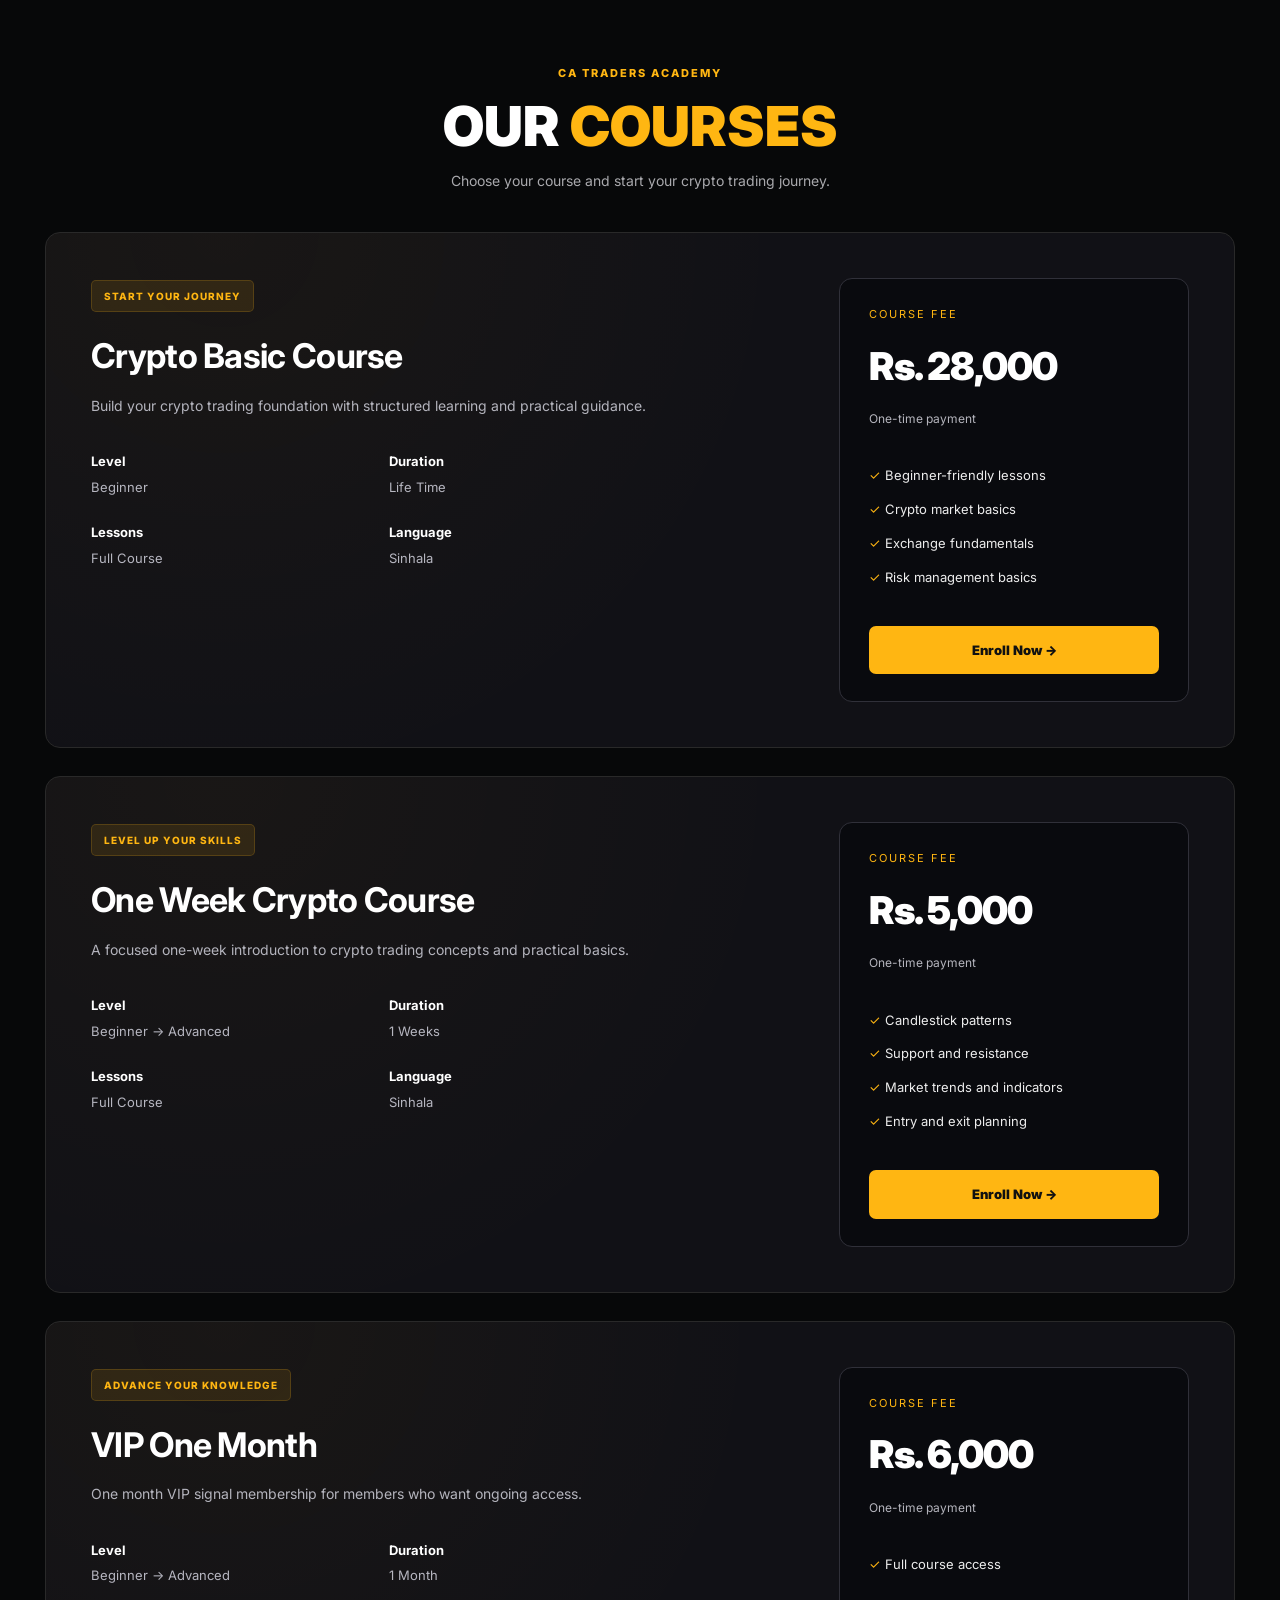
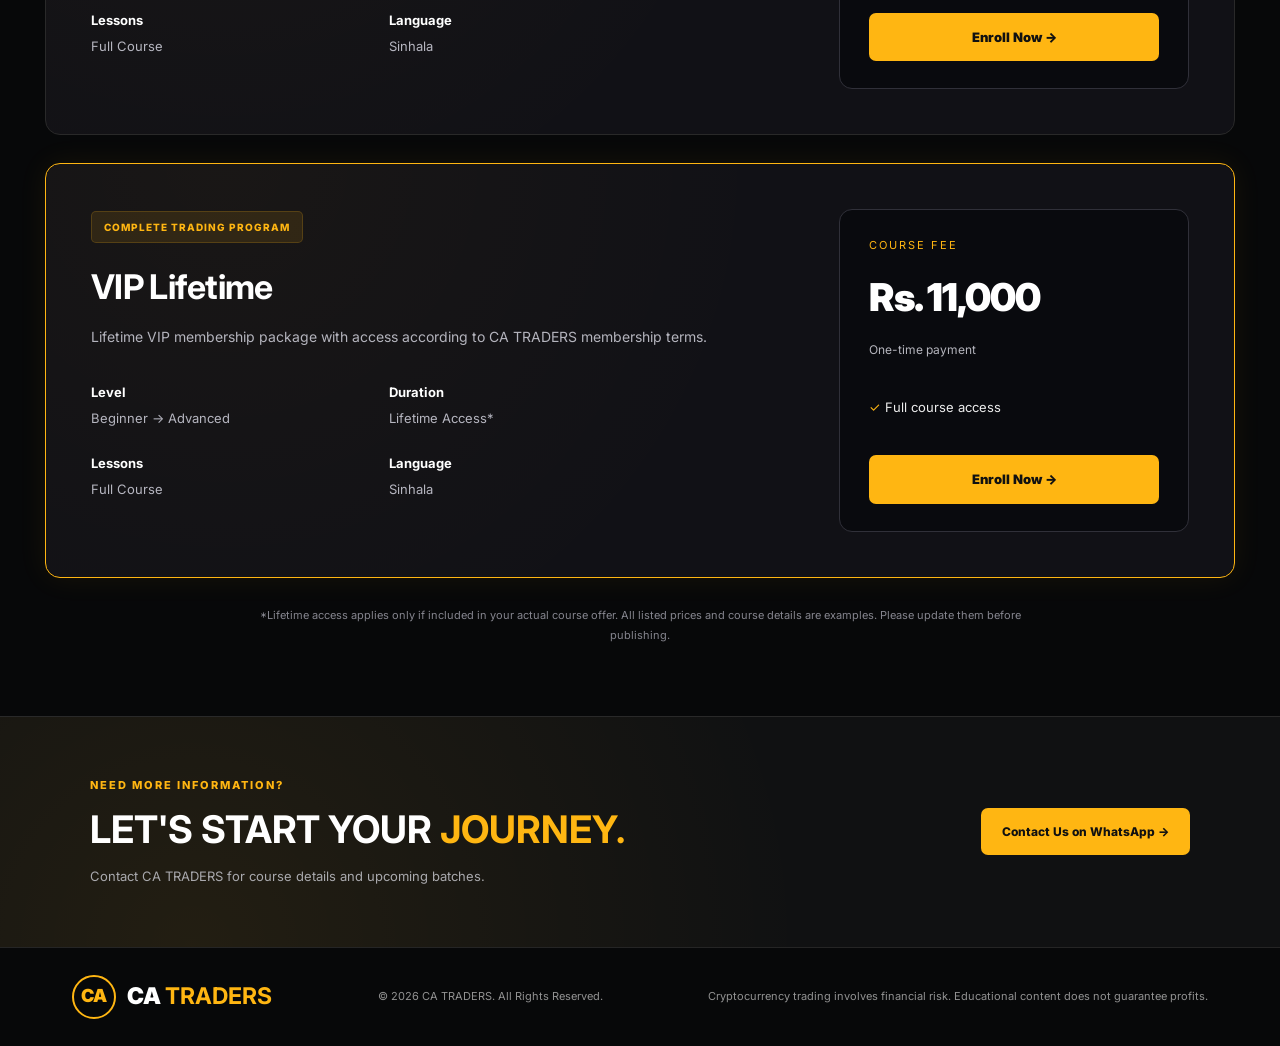
<file: courses.html>
<!DOCTYPE html>
<html lang="en">
<head>
    <meta charset="UTF-8">
    <meta name="viewport" content="width=device-width, initial-scale=1.0">
    <title>Courses | CA TRADERS</title>
    <link rel="stylesheet" href="courses.css">
    <link href="https://fonts.googleapis.com/css2?family=Inter:wght@400;500;600;700;800;900&display=swap" rel="stylesheet">
</head>

<body>

<main>

    <section class="page-heading">
        <p class="eyebrow">CA TRADERS ACADEMY</p>
        <h1>OUR <span>COURSES</span></h1>
        <p>Choose your course and start your crypto trading journey.</p>
    </section>

    <section class="courses" id="courses">

        <!-- COURSE 1 -->
        <article class="course-card">
            <div class="course-info">
                <span class="course-label">START YOUR JOURNEY</span>
                <h2>Crypto Basic Course</h2>
                <p class="description">
                    Build your crypto trading foundation with structured
                    learning and practical guidance.
                </p>

                <div class="details">
                    <div>
                        <strong>Level</strong>
                        <p>Beginner</p>
                    </div>
                    <div>
                        <strong>Duration</strong>
                        <p>Life Time</p>
                    </div>
                    <div>
                        <strong>Lessons</strong>
                        <p>Full Course</p>
                    </div>
                    <div>
                        <strong>Language</strong>
                        <p>Sinhala</p>
                    </div>
                </div>
            </div>

            <aside class="price-box">
                <p class="price-label">COURSE FEE</p>
                <h3>Rs. 28,000</h3>
                <p class="payment">One-time payment</p>

                <ul>
                    <li>✓ Beginner-friendly lessons</li>
                    <li>✓ Crypto market basics</li>
                    <li>✓ Exchange fundamentals</li>
                    <li>✓ Risk management basics</li>
                </ul>

                <a class="enroll-btn"
                   href="https://wa.me/94770749124?text=I%20am%20interested%20in%20the%20Crypto%20Basic%20Course"
                   target="_blank" rel="noopener">
                    Enroll Now →
                </a>
            </aside>
        </article>


        <!-- COURSE 2 -->
        <article class="course-card">
            <div class="course-info">
                <span class="course-label">LEVEL UP YOUR SKILLS</span>
                <h2>One Week Crypto Course</h2>
                <p class="description">
                    A focused one-week introduction to crypto trading concepts and practical basics.
                </p>

                <div class="details">
                    <div>
                        <strong>Level</strong>
                        <p>Beginner → Advanced</p>
                    </div>
                    <div>
                        <strong>Duration</strong>
                        <p>1 Weeks</p>
                    </div>
                    <div>
                        <strong>Lessons</strong>
                        <p>Full Course</p>
                    </div>
                    <div>
                        <strong>Language</strong>
                        <p>Sinhala</p>
                    </div>
                </div>
            </div>

            <aside class="price-box">
                <p class="price-label">COURSE FEE</p>
                <h3>Rs. 5,000</h3>
                <p class="payment">One-time payment</p>

                <ul>
                    <li>✓ Candlestick patterns</li>
                    <li>✓ Support and resistance</li>
                    <li>✓ Market trends and indicators</li>
                    <li>✓ Entry and exit planning</li>
                </ul>

                <a class="enroll-btn"
                   href="https://wa.me/94770749124?text=I%20am%20interested%20in%20the%20One%20Week%20Crypto%20Course"
                   target="_blank" rel="noopener">
                    Enroll Now →
                </a>
            </aside>
        </article>


        <!-- COURSE 3 -->
        <article class="course-card">
            <div class="course-info">
                <span class="course-label">ADVANCE YOUR KNOWLEDGE</span>
                <h2>VIP One Month</h2>
                <p class="description">
                   One month VIP signal membership for members who want ongoing access.
                </p>

                <div class="details">
                    <div>
                        <strong>Level</strong>
                        <p>Beginner → Advanced</p>
                    </div>
                    <div>
                        <strong>Duration</strong>
                        <p>1 Month</p>
                    </div>
                    <div>
                        <strong>Lessons</strong>
                        <p>Full Course</p>
                    </div>
                    <div>
                        <strong>Language</strong>
                        <p>Sinhala</p>
                    </div>
                </div>
            </div>

            <aside class="price-box">
                <p class="price-label">COURSE FEE</p>
                <h3>Rs. 6,000</h3>
                <p class="payment">One-time payment</p>

                <ul>
                    <li>✓ Full course access</li>
                
                </ul>

                <a class="enroll-btn"
                   href="https://wa.me/94770749124?text=I%20am%20interested%20in%20the%20VIP%20One%20Mounth"
                   target="_blank" rel="noopener">
                    Enroll Now →
                </a>
            </aside>
        </article>


        <!-- COURSE 4 -->
        <article class="course-card featured">
            <div class="course-info">
                <span class="course-label">COMPLETE TRADING PROGRAM</span>
                <h2>VIP Lifetime</h2>
                <p class="description">
                    Lifetime VIP membership package with access according to CA TRADERS membership terms.
                </p>

                <div class="details">
                    <div>
                        <strong>Level</strong>
                        <p>Beginner → Advanced</p>
                    </div>
                    <div>
                        <strong>Duration</strong>
                        <p>Lifetime Access*</p>
                    </div>
                    <div>
                        <strong>Lessons</strong>
                        <p>Full Course</p>
                    </div>
                    <div>
                        <strong>Language</strong>
                        <p>Sinhala</p>
                    </div>
                </div>
            </div>

            <aside class="price-box">
                <p class="price-label">COURSE FEE</p>
                <h3>Rs. 11,000</h3>
                <p class="payment">One-time payment</p>

                <ul>
                    <li>✓ Full course access</li>

                </ul>

                <a class="enroll-btn"
                   href="https://wa.me/94770749124?text=I%20am%20interested%20in%20the%20VIP%20LifeTime"
                   target="_blank" rel="noopener">
                    Enroll Now →
                </a>
            </aside>
        </article>

        <p class="note">
            *Lifetime access applies only if included in your actual course offer.
            All listed prices and course details are examples. Please update them
            before publishing.
        </p>

    </section>

    <section class="contact-section" id="contact">
        <div>
            <p class="eyebrow">NEED MORE INFORMATION?</p>
            <h2>LET'S START YOUR <span>JOURNEY.</span></h2>
            <p>Contact CA TRADERS for course details and upcoming batches.</p>
        </div>

        <a class="join-btn"
           href="https://wa.me/94770749124?text=Hello%20CA%20TRADERS"
           target="_blank" rel="noopener">
            Contact Us on WhatsApp →
        </a>
    </section>

</main>

<footer id="about">
    <a href="index.html" class="logo">
        <span class="logo-icon">CA</span>
        <span>CA <b>TRADERS</b></span>
    </a>

    <p>© 2026 CA TRADERS. All Rights Reserved.</p>

    <small>
        Cryptocurrency trading involves financial risk.
        Educational content does not guarantee profits.
    </small>
</footer>

</body>
</html>
</file>
<file: courses.css>
/* CA TRADERS - COURSES PAGE */

:root {
    --black: #070809;
    --panel: #111213;
    --gold: #ffb612;
    --white: #ffffff;
    --gray: #a9a9ad;
}

* {
    margin: 0;
    padding: 0;
    box-sizing: border-box;
}

html {
    scroll-behavior: smooth;
}

body {
    background: var(--black);
    color: var(--white);
    font-family: 'Inter', Arial, sans-serif;
    line-height: 1.6;
}

a {
    text-decoration: none;
    color: inherit;
}

/* NAVIGATION */

.navbar {
    min-height: 85px;
    padding: 16px 5.6%;
    display: flex;
    justify-content: space-between;
    align-items: center;
    gap: 25px;
    border-bottom: 1px solid #252525;
    background: #070809;
}

.logo {
    display: flex;
    align-items: center;
    gap: 11px;
    font-size: 23px;
    font-weight: 900;
    white-space: nowrap;
}

.logo b {
    color: var(--gold);
}

.logo-icon {
    width: 44px;
    height: 44px;
    display: grid;
    place-items: center;
    border: 2px solid var(--gold);
    border-radius: 50%;
    color: var(--gold);
    font-size: 18px;
}

.navbar nav {
    display: flex;
    align-items: center;
    gap: 28px;
}

.navbar nav a {
    font-size: 13px;
    transition: 0.3s;
}

.navbar nav a:hover,
.navbar nav a.active {
    color: var(--gold);
}

.navbar nav .join-btn {
    color: #111;
    background: var(--gold);
    padding: 12px 21px;
    border-radius: 8px;
    font-weight: 800;
}

.navbar nav .join-btn:hover {
    background: #ffd05a;
    color: #111;
}

/* PAGE HEADING */

.page-heading {
    text-align: center;
    padding: 65px 20px 25px;
}

.eyebrow {
    color: var(--gold);
    font-size: 11px;
    font-weight: 800;
    letter-spacing: 2px;
    margin-bottom: 12px;
}

.page-heading h1 {
    font-size: clamp(36px, 5vw, 55px);
    line-height: 1.15;
    font-weight: 900;
}

.page-heading h1 span {
    color: var(--gold);
}

.page-heading > p:last-child {
    color: var(--gray);
    font-size: 14px;
    margin-top: 12px;
}

/* COURSE SECTION */

.courses {
    max-width: 1250px;
    margin: 0 auto;
    padding: 15px 30px 70px;
    display: flex;
    flex-direction: column;
    gap: 28px;
}

.course-card {
    display: grid;
    grid-template-columns: minmax(0, 1fr) 350px;
    gap: 35px;
    padding: 45px;
    border: 1px solid #292929;
    border-radius: 15px;

    background:
        radial-gradient(
            circle at 15% 0%,
            rgba(255, 182, 18, 0.035),
            transparent 50%
        ),
        #111116;

    transition: border-color 0.3s, transform 0.3s;
}

.course-card:hover {
    border-color: rgba(255, 182, 18, 0.65);
    transform: translateY(-3px);
}

.course-card.featured {
    border-color: var(--gold);
    box-shadow: 0 0 30px rgba(255, 182, 18, 0.07);
}

/* LEFT SIDE DETAILS */

.course-info {
    padding-top: 2px;
}

.course-label {
    display: inline-block;
    background: rgba(255, 182, 18, 0.11);
    color: var(--gold);
    border: 1px solid rgba(255, 182, 18, 0.18);
    border-radius: 5px;
    padding: 7px 12px;
    font-size: 10px;
    font-weight: 800;
    letter-spacing: 1px;
    margin-bottom: 23px;
}

.course-info h2 {
    font-size: clamp(25px, 3vw, 34px);
    line-height: 1.25;
    letter-spacing: -0.7px;
    margin-bottom: 17px;
}

.description {
    color: #b4b4bd;
    font-size: 14px;
    max-width: 650px;
    margin-bottom: 34px;
}

/* COURSE DETAILS GRID */

.details {
    display: grid;
    grid-template-columns: 1fr 1fr;
    gap: 24px 35px;
    max-width: 560px;
}

.details strong {
    display: block;
    font-size: 13px;
    margin-bottom: 5px;
}

.details p {
    color: #b6b6c0;
    font-size: 13px;
}

/* RIGHT PRICE BOX */

.price-box {
    padding: 27px 29px;
    background: #090a0e;
    border: 1px solid #303039;
    border-radius: 13px;
    display: flex;
    flex-direction: column;
    align-self: center;
    width: 100%;
}

.price-label {
    color: var(--gold);
    font-size: 11px;
    letter-spacing: 2px;
    margin-bottom: 12px;
}

.price-box h3 {
    font-size: clamp(29px, 3vw, 39px);
    font-weight: 900;
    letter-spacing: -1px;
    white-space: nowrap;
}

.payment {
    color: #b5b5bd;
    font-size: 12px;
    margin: 12px 0 24px;
}

.price-box ul {
    list-style: none;
    margin-bottom: 25px;
}

.price-box li {
    font-size: 13px;
    margin: 13px 0;
    color: #ededed;
}

.price-box li::first-letter {
    color: var(--gold);
}

.enroll-btn {
    display: block;
    text-align: center;
    background: var(--gold);
    color: #111;
    font-size: 13px;
    font-weight: 900;
    padding: 14px 18px;
    border-radius: 7px;
    margin-top: auto;
    transition: 0.3s;
}

.enroll-btn:hover {
    background: #ffd05a;
    transform: translateY(-2px);
}

.note {
    text-align: center;
    color: #85858e;
    font-size: 11px;
    line-height: 1.8;
    max-width: 800px;
    align-self: center;
}

/* CONTACT SECTION */

.contact-section {
    padding: 60px 7%;
    display: flex;
    align-items: center;
    justify-content: space-between;
    gap: 25px;
    flex-wrap: wrap;
    background:
        radial-gradient(
            circle at 15% 100%,
            rgba(255, 182, 18, 0.08),
            transparent 55%
        ),
        #101112;
    border-top: 1px solid #292929;
}

.contact-section h2 {
    font-size: clamp(25px, 3vw, 38px);
    line-height: 1.25;
}

.contact-section h2 span {
    color: var(--gold);
}

.contact-section p:last-child {
    color: var(--gray);
    font-size: 13px;
    margin-top: 12px;
}

.contact-section .join-btn {
    display: inline-block;
    padding: 14px 21px;
    border-radius: 7px;
    background: var(--gold);
    color: #111;
    font-weight: 800;
    font-size: 12px;
}

/* FOOTER */

footer {
    display: flex;
    align-items: center;
    justify-content: space-between;
    flex-wrap: wrap;
    gap: 20px;
    padding: 27px 5.6%;
    border-top: 1px solid #252525;
}

footer p,
footer small {
    color: #929292;
    font-size: 11px;
}

/* TABLET */

@media (max-width: 900px) {
    .navbar {
        padding: 17px 4%;
    }

    .navbar nav {
        gap: 14px;
    }

    .navbar nav a {
        font-size: 12px;
    }

    .course-card {
        grid-template-columns: minmax(0, 1fr) 300px;
        padding: 30px;
        gap: 24px;
    }

    .price-box {
        padding: 23px 20px;
    }
}

/* MOBILE */

@media (max-width: 650px) {
    .navbar {
        flex-direction: column;
        padding: 20px;
    }

    .navbar nav {
        justify-content: center;
        flex-wrap: wrap;
        gap: 13px 20px;
    }

    .page-heading {
        padding-top: 45px;
    }

    .courses {
        padding: 15px 16px 45px;
        gap: 23px;
    }

    .course-card {
        grid-template-columns: 1fr;
        padding: 23px 18px;
        gap: 28px;
    }

    .course-info h2 {
        font-size: 27px;
    }

    .description {
        margin-bottom: 25px;
    }

    .details {
        gap: 20px 12px;
    }

    .price-box {
        width: 100%;
        padding: 24px 20px;
    }

    .price-box h3 {
        font-size: 34px;
    }

    .contact-section {
        padding: 42px 22px;
    }

    footer {
        flex-direction: column;
        align-items: flex-start;
        padding: 25px 22px;
    }
}
</file>
